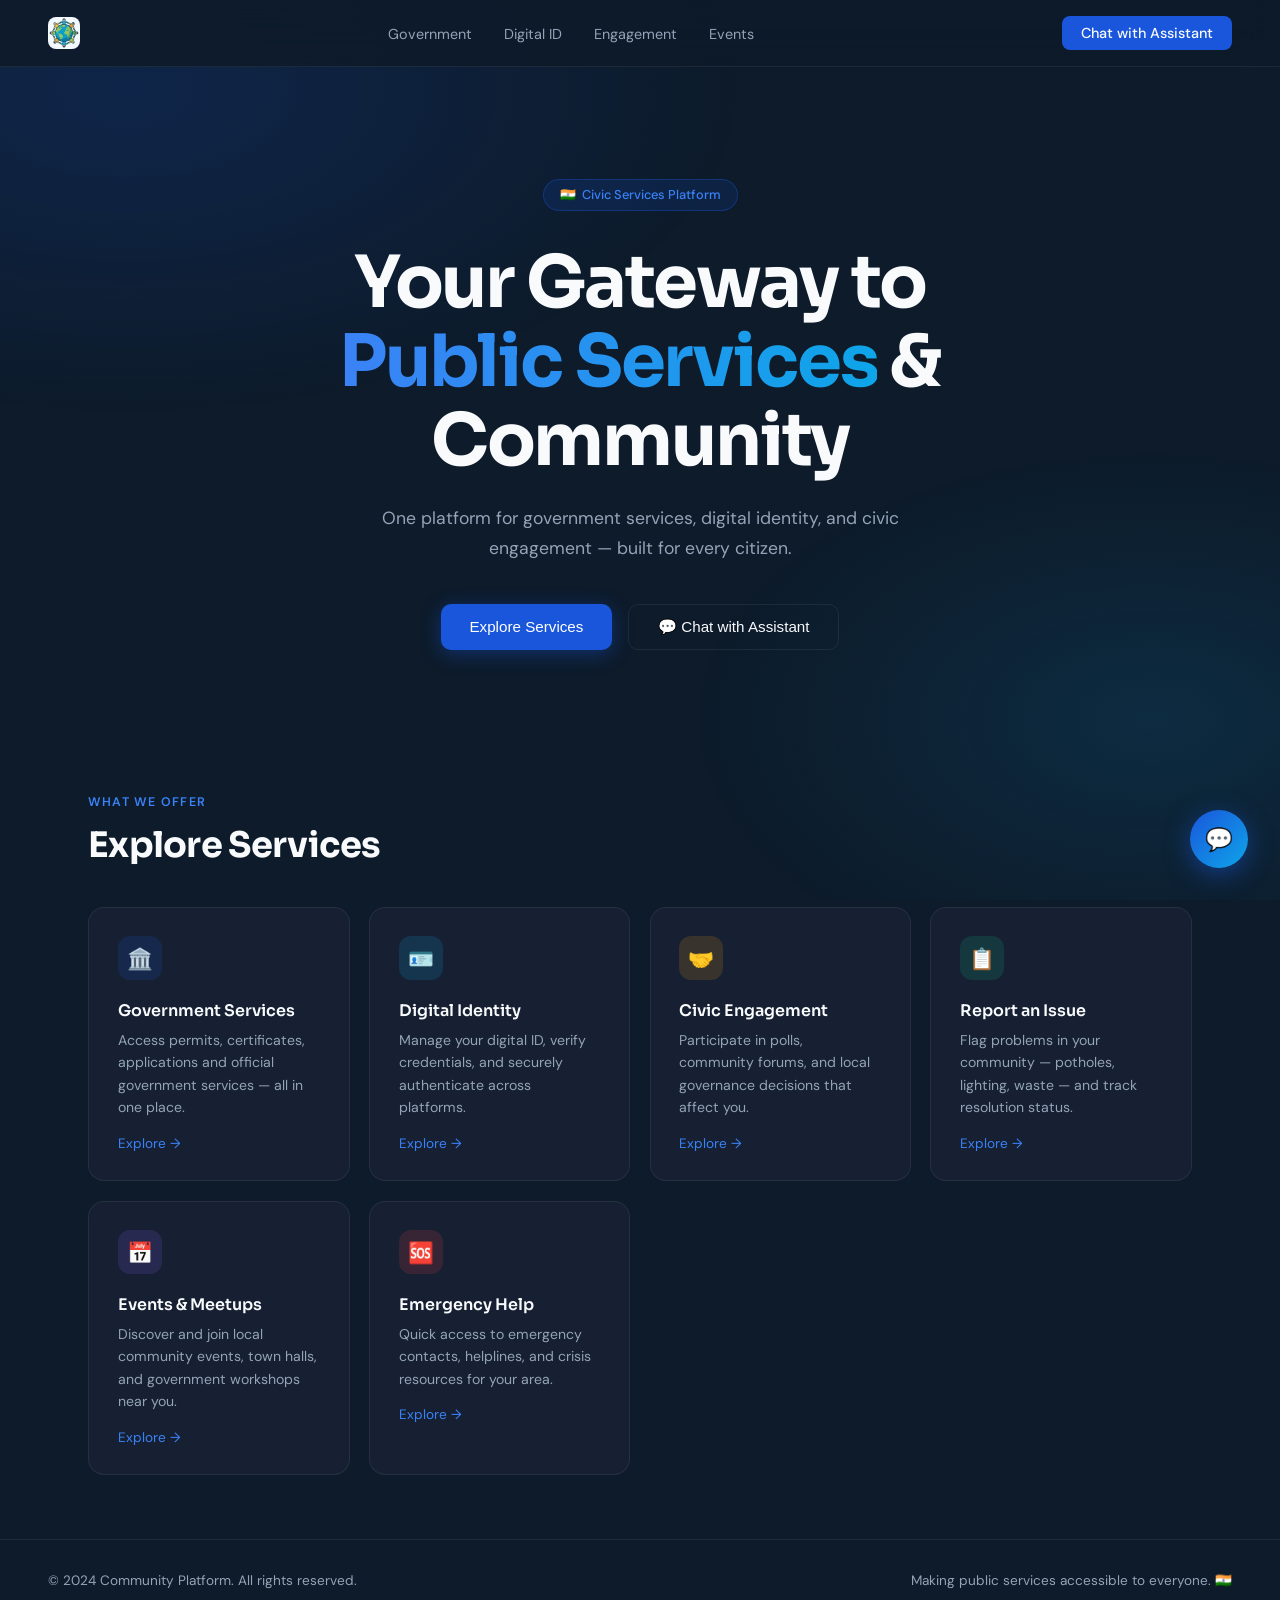
<file: templates/index.html>
<!DOCTYPE html>
<html lang="en">
<head>
  <meta charset="UTF-8" />
  <meta name="viewport" content="width=device-width, initial-scale=1.0"/>
  <title>Community Platform</title>
  <link rel="icon" type="image/png" href="/static/Logo_1.jpg">
  <link rel="shortcut icon" href="logo.png">
  <link href="https://fonts.googleapis.com/css2?family=Sora:wght@300;400;600;700&family=DM+Sans:ital,wght@0,300;0,400;0,500;1,300&display=swap" rel="stylesheet"/>
  <style>
    :root {
      --navy: #0d1b2a; --blue: #1a56db; --blue-light: #3b82f6;
      --teal: #0ea5e9; --gold: #f59e0b; --white: #f8fafc;
      --gray: #94a3b8; --card-bg: #162032; --border: rgba(255,255,255,0.07);
    }
    *, *::before, *::after { box-sizing: border-box; margin: 0; padding: 0; }
    body { font-family: 'DM Sans', sans-serif; background: var(--navy); color: var(--white); min-height: 100vh; overflow-x: hidden; }
    body::before { content: ''; position: fixed; inset: 0; background: radial-gradient(ellipse 80% 60% at 10% 10%, rgba(26,86,219,0.18) 0%, transparent 60%), radial-gradient(ellipse 60% 50% at 90% 80%, rgba(14,165,233,0.12) 0%, transparent 60%); pointer-events: none; z-index: 0; }

    nav { position: sticky; top: 0; z-index: 100; display: flex; align-items: center; justify-content: space-between; padding: 1rem 3rem; background: rgba(13,27,42,0.85); backdrop-filter: blur(16px); border-bottom: 1px solid var(--border); }
    .nav-logo { display: flex; align-items: center; gap: 0.6rem; font-family: 'Sora', sans-serif; font-size: 1.1rem; font-weight: 700; letter-spacing: -0.02em; color: var(--white); text-decoration: none; }
    .nav-logo .icon { width: 32px; height: 32px; background: linear-gradient(135deg, var(--blue), var(--teal)); border-radius: 8px; display: flex; align-items: center; justify-content: center; font-size: 1rem; }
    .nav-links { display: flex; gap: 2rem; list-style: none; }
    .nav-links a { color: var(--gray); text-decoration: none; font-size: 0.9rem; transition: color 0.2s; }
    .nav-links a:hover { color: var(--white); }
    .nav-cta { background: var(--blue); color: var(--white); border: none; padding: 0.5rem 1.2rem; border-radius: 8px; font-family: 'DM Sans', sans-serif; font-size: 0.9rem; font-weight: 500; cursor: pointer; transition: background 0.2s; }
    .nav-cta:hover { background: var(--blue-light); }

    .hero { position: relative; z-index: 1; display: flex; flex-direction: column; align-items: center; text-align: center; padding: 7rem 2rem 5rem; }
    .hero-badge { display: inline-flex; align-items: center; gap: 0.5rem; background: rgba(26,86,219,0.15); border: 1px solid rgba(26,86,219,0.35); color: var(--blue-light); padding: 0.4rem 1rem; border-radius: 100px; font-size: 0.8rem; font-weight: 500; margin-bottom: 2rem; animation: fadeDown 0.6s ease both; }
    .hero h1 { font-family: 'Sora', sans-serif; font-size: clamp(2.5rem, 6vw, 4.5rem); font-weight: 700; line-height: 1.1; letter-spacing: -0.03em; max-width: 800px; animation: fadeDown 0.7s ease 0.1s both; }
    .hero h1 span { background: linear-gradient(90deg, var(--blue-light), var(--teal)); -webkit-background-clip: text; -webkit-text-fill-color: transparent; }
    .hero p { color: var(--gray); font-size: 1.1rem; max-width: 550px; margin: 1.5rem auto 0; line-height: 1.7; animation: fadeDown 0.7s ease 0.2s both; }
    .hero-btns { display: flex; gap: 1rem; margin-top: 2.5rem; animation: fadeDown 0.7s ease 0.3s both; }
    .btn-primary { background: var(--blue); color: #fff; padding: 0.8rem 1.8rem; border-radius: 10px; font-size: 0.95rem; font-weight: 500; border: none; cursor: pointer; transition: transform 0.2s, box-shadow 0.2s; box-shadow: 0 4px 20px rgba(26,86,219,0.4); }
    .btn-primary:hover { transform: translateY(-2px); box-shadow: 0 8px 30px rgba(26,86,219,0.5); }
    .btn-secondary { background: transparent; color: var(--white); padding: 0.8rem 1.8rem; border-radius: 10px; font-size: 0.95rem; font-weight: 500; border: 1px solid var(--border); cursor: pointer; transition: background 0.2s, border-color 0.2s; }
    .btn-secondary:hover { background: rgba(255,255,255,0.06); border-color: rgba(255,255,255,0.2); }

    .section { position: relative; z-index: 1; padding: 4rem 3rem; max-width: 1200px; margin: 0 auto; }
    .section-label { font-size: 0.78rem; font-weight: 600; letter-spacing: 0.1em; text-transform: uppercase; color: var(--blue-light); margin-bottom: 0.8rem; }
    .section-title { font-family: 'Sora', sans-serif; font-size: clamp(1.6rem, 3vw, 2.2rem); font-weight: 700; letter-spacing: -0.02em; margin-bottom: 2.5rem; }

    .cards-grid { display: grid; grid-template-columns: repeat(auto-fit, minmax(260px, 1fr)); gap: 1.2rem; }
    .card { background: var(--card-bg); border: 1px solid var(--border); border-radius: 16px; padding: 1.8rem; transition: transform 0.25s, border-color 0.25s, box-shadow 0.25s; cursor: pointer; text-decoration: none; color: inherit; display: block; }
    .card:hover { transform: translateY(-4px); border-color: rgba(26,86,219,0.4); box-shadow: 0 12px 40px rgba(0,0,0,0.3); }
    .card-icon { width: 44px; height: 44px; border-radius: 12px; display: flex; align-items: center; justify-content: center; font-size: 1.3rem; margin-bottom: 1.2rem; }
    .card h3 { font-family: 'Sora', sans-serif; font-size: 1rem; font-weight: 600; margin-bottom: 0.5rem; }
    .card p { color: var(--gray); font-size: 0.88rem; line-height: 1.6; }
    .card-arrow { margin-top: 1rem; color: var(--blue-light); font-size: 0.85rem; display: flex; align-items: center; gap: 0.3rem; }

    /* Chat widget */
    #chat-bubble { position: fixed; bottom: 2rem; right: 2rem; z-index: 200; }
    #chat-toggle { width: 58px; height: 58px; border-radius: 50%; background: linear-gradient(135deg, var(--blue), var(--teal)); border: none; cursor: pointer; color: white; font-size: 1.4rem; box-shadow: 0 6px 24px rgba(26,86,219,0.5); transition: transform 0.2s, box-shadow 0.2s; display: flex; align-items: center; justify-content: center; }
    #chat-toggle:hover { transform: scale(1.1); }
    #chat-window { display: none; position: fixed; bottom: 5.5rem; right: 2rem; width: 360px; height: 480px; background: var(--card-bg); border: 1px solid var(--border); border-radius: 20px; box-shadow: 0 20px 60px rgba(0,0,0,0.5); flex-direction: column; overflow: hidden; z-index: 200; animation: slideUp 0.3s ease; }
    #chat-window.open { display: flex; }
    .chat-header { background: linear-gradient(135deg, var(--blue), var(--teal)); padding: 1rem 1.2rem; display: flex; align-items: center; justify-content: space-between; }
    .chat-header-info { display: flex; align-items: center; gap: 0.7rem; }
    .chat-avatar { width: 36px; height: 36px; border-radius: 50%; background: rgba(255,255,255,0.2); display: flex; align-items: center; justify-content: center; font-size: 1rem; }
    .chat-header h4 { font-size: 0.95rem; font-weight: 600; }
    .chat-header span { font-size: 0.75rem; opacity: 0.8; }
    .chat-close { background: none; border: none; color: white; font-size: 1.2rem; cursor: pointer; }
    .chat-messages { flex: 1; overflow-y: auto; padding: 1rem; display: flex; flex-direction: column; gap: 0.8rem; }
    .msg { max-width: 80%; padding: 0.65rem 1rem; border-radius: 16px; font-size: 0.88rem; line-height: 1.5; animation: msgIn 0.25s ease; }
    .msg.bot { background: rgba(255,255,255,0.07); border-bottom-left-radius: 4px; align-self: flex-start; }
    .msg.user { background: var(--blue); border-bottom-right-radius: 4px; align-self: flex-end; }
    .chat-input-row { display: flex; gap: 0.5rem; padding: 0.8rem 1rem; border-top: 1px solid var(--border); }
    .chat-input-row input { flex: 1; background: rgba(255,255,255,0.06); border: 1px solid var(--border); border-radius: 10px; color: var(--white); padding: 0.6rem 0.9rem; font-size: 0.88rem; font-family: 'DM Sans', sans-serif; outline: none; transition: border-color 0.2s; }
    .chat-input-row input::placeholder { color: var(--gray); }
    .chat-input-row input:focus { border-color: var(--blue-light); }
    .chat-send { width: 38px; height: 38px; border-radius: 10px; background: var(--blue); border: none; color: white; cursor: pointer; font-size: 1rem; display: flex; align-items: center; justify-content: center; transition: background 0.2s; }
    .chat-send:hover { background: var(--blue-light); }

    footer { position: relative; z-index: 1; border-top: 1px solid var(--border); padding: 2rem 3rem; display: flex; align-items: center; justify-content: space-between; color: var(--gray); font-size: 0.85rem; }

    @keyframes fadeDown { from { opacity: 0; transform: translateY(-16px); } to { opacity: 1; transform: translateY(0); } }
    @keyframes slideUp { from { opacity: 0; transform: translateY(20px); } to { opacity: 1; transform: translateY(0); } }
    @keyframes msgIn { from { opacity: 0; transform: translateY(6px); } to { opacity: 1; transform: translateY(0); } }
    @media (max-width: 640px) { nav { padding: 1rem 1.2rem; } .nav-links { display: none; } .section { padding: 3rem 1.2rem; } footer { flex-direction: column; gap: 0.5rem; text-align: center; } #chat-window { width: calc(100vw - 2rem); right: 1rem; } }
  </style>
</head>
<body>
  <nav>
    <img src="/static/Logo_1.jpg" alt="Logo" style="width:32px; height:32px; border-radius:8px; object-fit:cover;">
    <ul class="nav-links">
      <li><a href="/services/government">Government</a></li>
      <li><a href="/services/digital-id">Digital ID</a></li>
      <li><a href="/services/engagement">Engagement</a></li>
      <li><a href="/services/events">Events</a></li>
    </ul>
    <button class="nav-cta" onclick="openChat()">Chat with Assistant</button>
  </nav>

  <section class="hero">
    <div class="hero-badge">🇮🇳 &nbsp;Civic Services Platform</div>
    <h1>Your Gateway to <span>Public Services</span> &amp; Community</h1>
    <p>One platform for government services, digital identity, and civic engagement — built for every citizen.</p>
    <div class="hero-btns">
      <button class="btn-primary" onclick="document.getElementById('services').scrollIntoView({behavior:'smooth'})">Explore Services</button>
      <button class="btn-secondary" onclick="openChat()">💬 Chat with Assistant</button>
    </div>
  </section>

  <section class="section" id="services">
    <div class="section-label">What We Offer</div>
    <div class="section-title">Explore Services</div>
    <div class="cards-grid">
      <a href="/services/government" class="card">
        <div class="card-icon" style="background:rgba(26,86,219,0.15)">🏛️</div>
        <h3>Government Services</h3>
        <p>Access permits, certificates, applications and official government services — all in one place.</p>
        <div class="card-arrow">Explore →</div>
      </a>
      <a href="/services/digital-id" class="card">
        <div class="card-icon" style="background:rgba(14,165,233,0.15)">🪪</div>
        <h3>Digital Identity</h3>
        <p>Manage your digital ID, verify credentials, and securely authenticate across platforms.</p>
        <div class="card-arrow">Explore →</div>
      </a>
      <a href="/services/engagement" class="card">
        <div class="card-icon" style="background:rgba(245,158,11,0.15)">🤝</div>
        <h3>Civic Engagement</h3>
        <p>Participate in polls, community forums, and local governance decisions that affect you.</p>
        <div class="card-arrow">Explore →</div>
      </a>
      <a href="/services/report" class="card">
        <div class="card-icon" style="background:rgba(16,185,129,0.15)">📋</div>
        <h3>Report an Issue</h3>
        <p>Flag problems in your community — potholes, lighting, waste — and track resolution status.</p>
        <div class="card-arrow">Explore →</div>
      </a>
      <a href="/services/events" class="card">
        <div class="card-icon" style="background:rgba(139,92,246,0.15)">📅</div>
        <h3>Events &amp; Meetups</h3>
        <p>Discover and join local community events, town halls, and government workshops near you.</p>
        <div class="card-arrow">Explore →</div>
      </a>
      <a href="/services/emergency" class="card">
        <div class="card-icon" style="background:rgba(239,68,68,0.15)">🆘</div>
        <h3>Emergency Help</h3>
        <p>Quick access to emergency contacts, helplines, and crisis resources for your area.</p>
        <div class="card-arrow">Explore →</div>
      </a>
    </div>
  </section>

  <footer>
    <span>© 2024 Community Platform. All rights reserved.</span>
    <span>Making public services accessible to everyone. 🇮🇳</span>
  </footer>

  <div id="chat-bubble">
    <div id="chat-window">
      <div class="chat-header">
        <div class="chat-header-info">
          <div class="chat-avatar">🤖</div>
          <div><h4>Community Assistant</h4><span>Online · Here to help</span></div>
        </div>
        <button class="chat-close" onclick="closeChat()">✕</button>
      </div>
      <div class="chat-messages" id="chat-messages">
        <div class="msg bot">👋 Hello! Welcome to Community Platform. How can I help you today?</div>
      </div>
      <div class="chat-input-row">
        <input type="text" id="chat-input" placeholder="Type your message..." onkeydown="if(event.key==='Enter') sendMessage()"/>
        <button class="chat-send" onclick="sendMessage()">➤</button>
      </div>
    </div>
    <button id="chat-toggle" onclick="toggleChat()" title="Chat with Assistant">💬</button>
  </div>

  <script>
    const chatWindow = document.getElementById('chat-window');
    const messagesEl = document.getElementById('chat-messages');
    const inputEl = document.getElementById('chat-input');
    function toggleChat() { chatWindow.classList.toggle('open'); if (chatWindow.classList.contains('open')) inputEl.focus(); }
    function openChat() { chatWindow.classList.add('open'); inputEl.focus(); }
    function closeChat() { chatWindow.classList.remove('open'); }
    function addMsg(text, type) { const div = document.createElement('div'); div.className = 'msg ' + type; div.textContent = text; messagesEl.appendChild(div); messagesEl.scrollTop = messagesEl.scrollHeight; }
    async function sendMessage() {
  const text = inputEl.value.trim();
  if (!text) return;
  addMsg(text, 'user');
  inputEl.value = '';
  try {
    const res = await fetch('/api/chat', {
      method: 'POST',
      headers: { 'Content-Type': 'application/json' },
      body: JSON.stringify({ message: text })
    });
    const data = await res.json();
    setTimeout(() => addMsg(data.response, 'bot'), 400);
  } catch (err) {
    setTimeout(() => addMsg("Sorry, something went wrong!", 'bot'), 400);
  }
}
  </script>
</body>
</html>
</file>
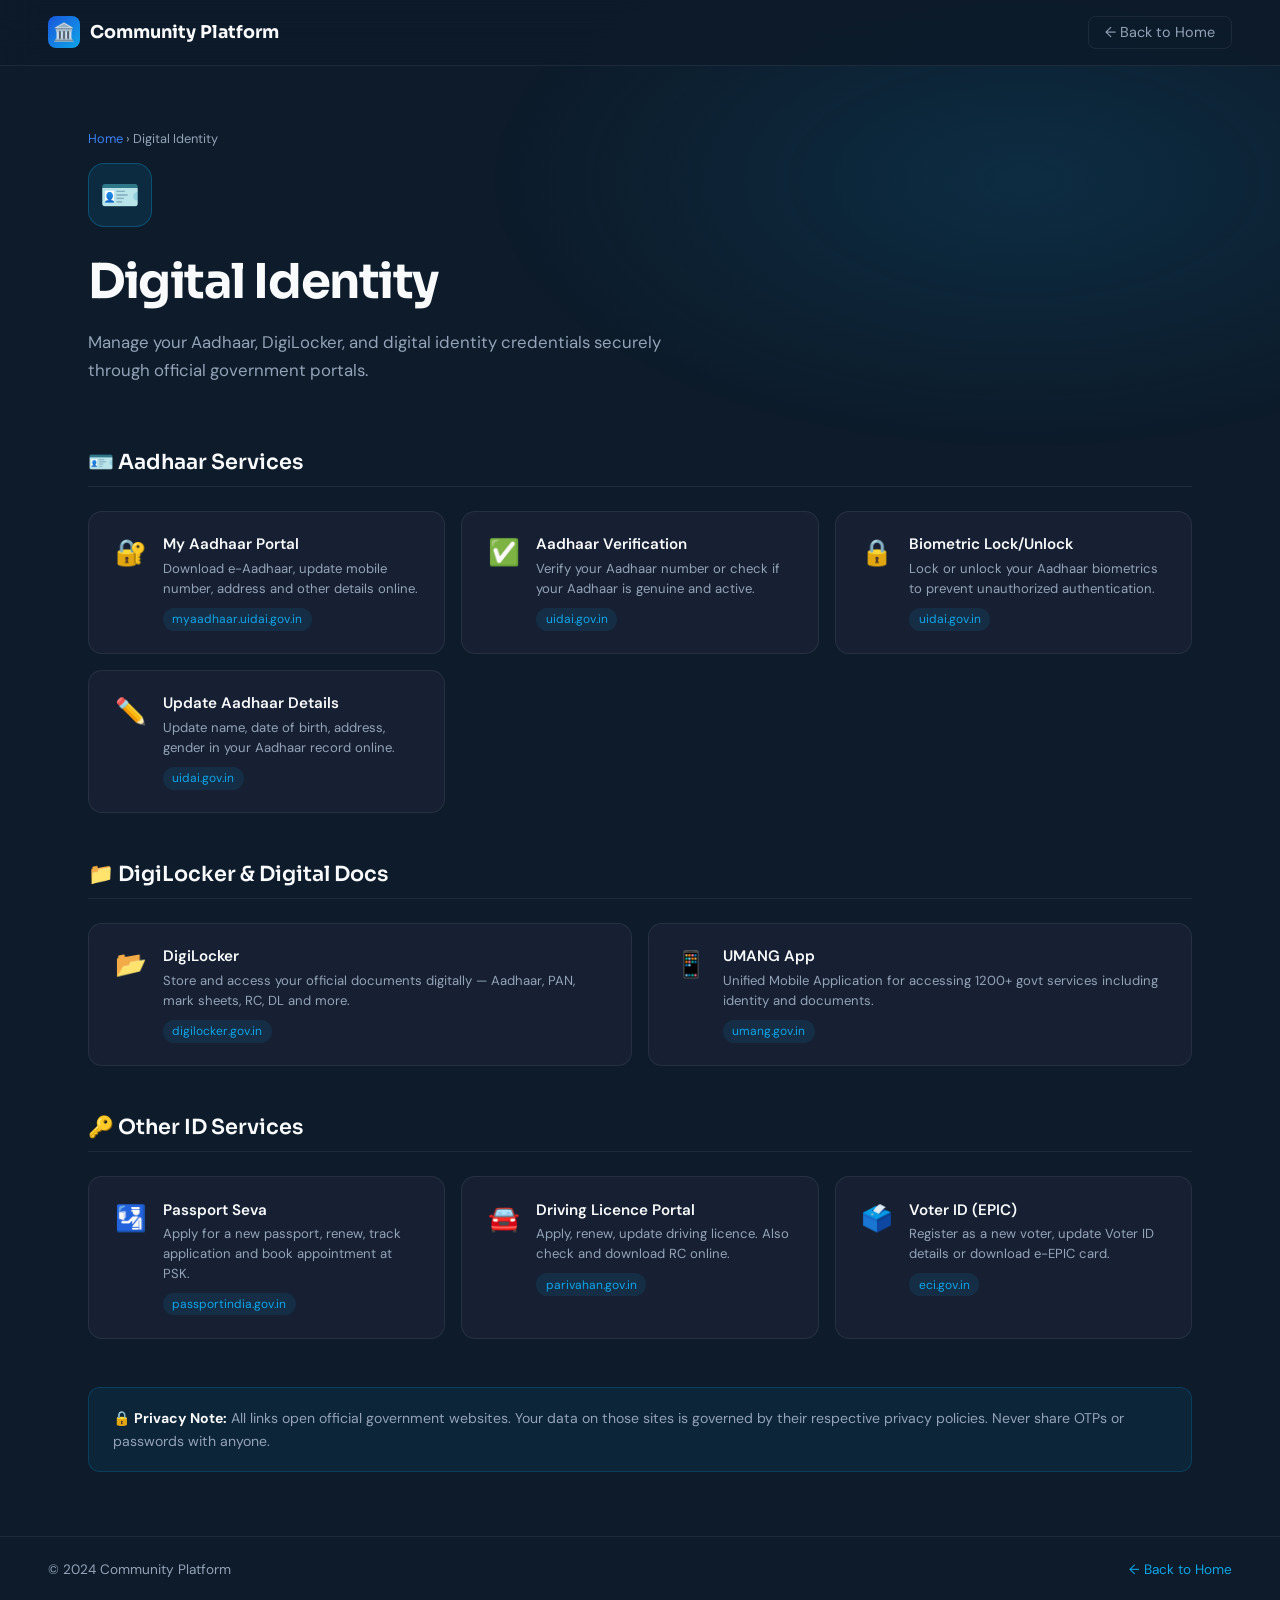
<file: templates/digital-id.html>
<!DOCTYPE html>
<html lang="en">
<head>
  <meta charset="UTF-8"/><meta name="viewport" content="width=device-width, initial-scale=1.0"/>
  <title>Digital Identity – Community Platform</title>
  <link href="https://fonts.googleapis.com/css2?family=Sora:wght@300;400;600;700&family=DM+Sans:wght@300;400;500&display=swap" rel="stylesheet"/>
  <style>
    :root{--navy:#0d1b2a;--blue:#1a56db;--blue-light:#3b82f6;--teal:#0ea5e9;--white:#f8fafc;--gray:#94a3b8;--card-bg:#162032;--border:rgba(255,255,255,0.07);}
    *,*::before,*::after{box-sizing:border-box;margin:0;padding:0;}
    body{font-family:'DM Sans',sans-serif;background:var(--navy);color:var(--white);min-height:100vh;}
    body::before{content:'';position:fixed;inset:0;background:radial-gradient(ellipse 70% 50% at 80% 20%,rgba(14,165,233,0.13) 0%,transparent 60%);pointer-events:none;z-index:0;}
    nav{position:sticky;top:0;z-index:100;display:flex;align-items:center;justify-content:space-between;padding:1rem 3rem;background:rgba(13,27,42,0.85);backdrop-filter:blur(16px);border-bottom:1px solid var(--border);}
    .nav-logo{display:flex;align-items:center;gap:0.6rem;font-family:'Sora',sans-serif;font-size:1.1rem;font-weight:700;color:var(--white);text-decoration:none;}
    .nav-logo .icon{width:32px;height:32px;background:linear-gradient(135deg,var(--blue),var(--teal));border-radius:8px;display:flex;align-items:center;justify-content:center;}
    .back-btn{display:inline-flex;align-items:center;gap:0.4rem;color:var(--gray);text-decoration:none;font-size:0.9rem;transition:color 0.2s;border:1px solid var(--border);padding:0.4rem 1rem;border-radius:8px;}
    .back-btn:hover{color:var(--white);border-color:rgba(255,255,255,0.2);}
    .page-hero{position:relative;z-index:1;padding:4rem 3rem 3rem;max-width:1200px;margin:0 auto;}
    .breadcrumb{font-size:0.8rem;color:var(--gray);margin-bottom:1rem;}
    .breadcrumb a{color:var(--blue-light);text-decoration:none;}
    .page-icon{width:64px;height:64px;border-radius:16px;background:rgba(14,165,233,0.12);border:1px solid rgba(14,165,233,0.3);display:flex;align-items:center;justify-content:center;font-size:2rem;margin-bottom:1.5rem;animation:fadeUp 0.5s ease both;}
    .page-hero h1{font-family:'Sora',sans-serif;font-size:clamp(2rem,4vw,3rem);font-weight:700;letter-spacing:-0.03em;margin-bottom:1rem;animation:fadeUp 0.5s ease 0.1s both;}
    .page-hero p{color:var(--gray);font-size:1.05rem;max-width:600px;line-height:1.7;animation:fadeUp 0.5s ease 0.2s both;}
    .section{position:relative;z-index:1;padding:1rem 3rem 4rem;max-width:1200px;margin:0 auto;}
    .section-title{font-family:'Sora',sans-serif;font-size:1.3rem;font-weight:600;margin-bottom:1.5rem;padding-bottom:0.7rem;border-bottom:1px solid var(--border);}
    .links-grid{display:grid;grid-template-columns:repeat(auto-fit,minmax(280px,1fr));gap:1rem;margin-bottom:3rem;}
    .link-card{background:var(--card-bg);border:1px solid var(--border);border-radius:14px;padding:1.4rem 1.6rem;display:flex;align-items:flex-start;gap:1rem;text-decoration:none;color:inherit;transition:transform 0.2s,border-color 0.2s,box-shadow 0.2s;}
    .link-card:hover{transform:translateY(-3px);border-color:rgba(14,165,233,0.4);box-shadow:0 8px 30px rgba(0,0,0,0.25);}
    .link-icon{font-size:1.6rem;flex-shrink:0;margin-top:2px;}
    .link-card h3{font-size:0.95rem;font-weight:600;margin-bottom:0.3rem;}
    .link-card p{color:var(--gray);font-size:0.82rem;line-height:1.5;}
    .link-badge{display:inline-block;margin-top:0.6rem;font-size:0.75rem;color:var(--teal);background:rgba(14,165,233,0.1);padding:0.2rem 0.6rem;border-radius:100px;}
    .info-box{background:rgba(14,165,233,0.07);border:1px solid rgba(14,165,233,0.2);border-radius:12px;padding:1.2rem 1.5rem;color:var(--gray);font-size:0.88rem;line-height:1.6;margin-top:1rem;}
    .info-box strong{color:var(--white);}
    footer{position:relative;z-index:1;border-top:1px solid var(--border);padding:1.5rem 3rem;display:flex;align-items:center;justify-content:space-between;color:var(--gray);font-size:0.85rem;}
    @keyframes fadeUp{from{opacity:0;transform:translateY(16px);}to{opacity:1;transform:translateY(0);}}
    @media(max-width:640px){nav,footer,.page-hero,.section{padding-left:1.2rem;padding-right:1.2rem;}}
  </style>
</head>
<body>
  <nav>
    <a href="/" class="nav-logo"><div class="icon">🏛️</div>Community Platform</a>
    <a href="/" class="back-btn">← Back to Home</a>
  </nav>
  <div class="page-hero">
    <div class="breadcrumb"><a href="/">Home</a> › Digital Identity</div>
    <div class="page-icon">🪪</div>
    <h1>Digital Identity</h1>
    <p>Manage your Aadhaar, DigiLocker, and digital identity credentials securely through official government portals.</p>
  </div>
  <div class="section">
    <div class="section-title">🪪 Aadhaar Services</div>
    <div class="links-grid">
      <a href="https://myaadhaar.uidai.gov.in" target="_blank" class="link-card">
        <div class="link-icon">🔐</div>
        <div><h3>My Aadhaar Portal</h3><p>Download e-Aadhaar, update mobile number, address and other details online.</p><span class="link-badge">myaadhaar.uidai.gov.in</span></div>
      </a>
      <a href="https://resident.uidai.gov.in/verify" target="_blank" class="link-card">
        <div class="link-icon">✅</div>
        <div><h3>Aadhaar Verification</h3><p>Verify your Aadhaar number or check if your Aadhaar is genuine and active.</p><span class="link-badge">uidai.gov.in</span></div>
      </a>
      <a href="https://resident.uidai.gov.in/bio-lock" target="_blank" class="link-card">
        <div class="link-icon">🔒</div>
        <div><h3>Biometric Lock/Unlock</h3><p>Lock or unlock your Aadhaar biometrics to prevent unauthorized authentication.</p><span class="link-badge">uidai.gov.in</span></div>
      </a>
      <a href="https://resident.uidai.gov.in/aadhaar-update" target="_blank" class="link-card">
        <div class="link-icon">✏️</div>
        <div><h3>Update Aadhaar Details</h3><p>Update name, date of birth, address, gender in your Aadhaar record online.</p><span class="link-badge">uidai.gov.in</span></div>
      </a>
    </div>

    <div class="section-title">📁 DigiLocker & Digital Docs</div>
    <div class="links-grid">
      <a href="https://www.digilocker.gov.in" target="_blank" class="link-card">
        <div class="link-icon">📂</div>
        <div><h3>DigiLocker</h3><p>Store and access your official documents digitally — Aadhaar, PAN, mark sheets, RC, DL and more.</p><span class="link-badge">digilocker.gov.in</span></div>
      </a>
      <a href="https://umang.gov.in" target="_blank" class="link-card">
        <div class="link-icon">📱</div>
        <div><h3>UMANG App</h3><p>Unified Mobile Application for accessing 1200+ govt services including identity and documents.</p><span class="link-badge">umang.gov.in</span></div>
      </a>
    </div>

    <div class="section-title">🔑 Other ID Services</div>
    <div class="links-grid">
      <a href="https://www.passportindia.gov.in" target="_blank" class="link-card">
        <div class="link-icon">🛂</div>
        <div><h3>Passport Seva</h3><p>Apply for a new passport, renew, track application and book appointment at PSK.</p><span class="link-badge">passportindia.gov.in</span></div>
      </a>
      <a href="https://parivahan.gov.in/parivahan" target="_blank" class="link-card">
        <div class="link-icon">🚘</div>
        <div><h3>Driving Licence Portal</h3><p>Apply, renew, update driving licence. Also check and download RC online.</p><span class="link-badge">parivahan.gov.in</span></div>
      </a>
      <a href="https://eci.gov.in/voter-registration" target="_blank" class="link-card">
        <div class="link-icon">🗳️</div>
        <div><h3>Voter ID (EPIC)</h3><p>Register as a new voter, update Voter ID details or download e-EPIC card.</p><span class="link-badge">eci.gov.in</span></div>
      </a>
    </div>
    <div class="info-box"><strong>🔒 Privacy Note:</strong> All links open official government websites. Your data on those sites is governed by their respective privacy policies. Never share OTPs or passwords with anyone.</div>
  </div>
  <footer><span>© 2024 Community Platform</span><span><a href="/" style="color:var(--teal);text-decoration:none;">← Back to Home</a></span></footer>
</body>
</html>
</file>
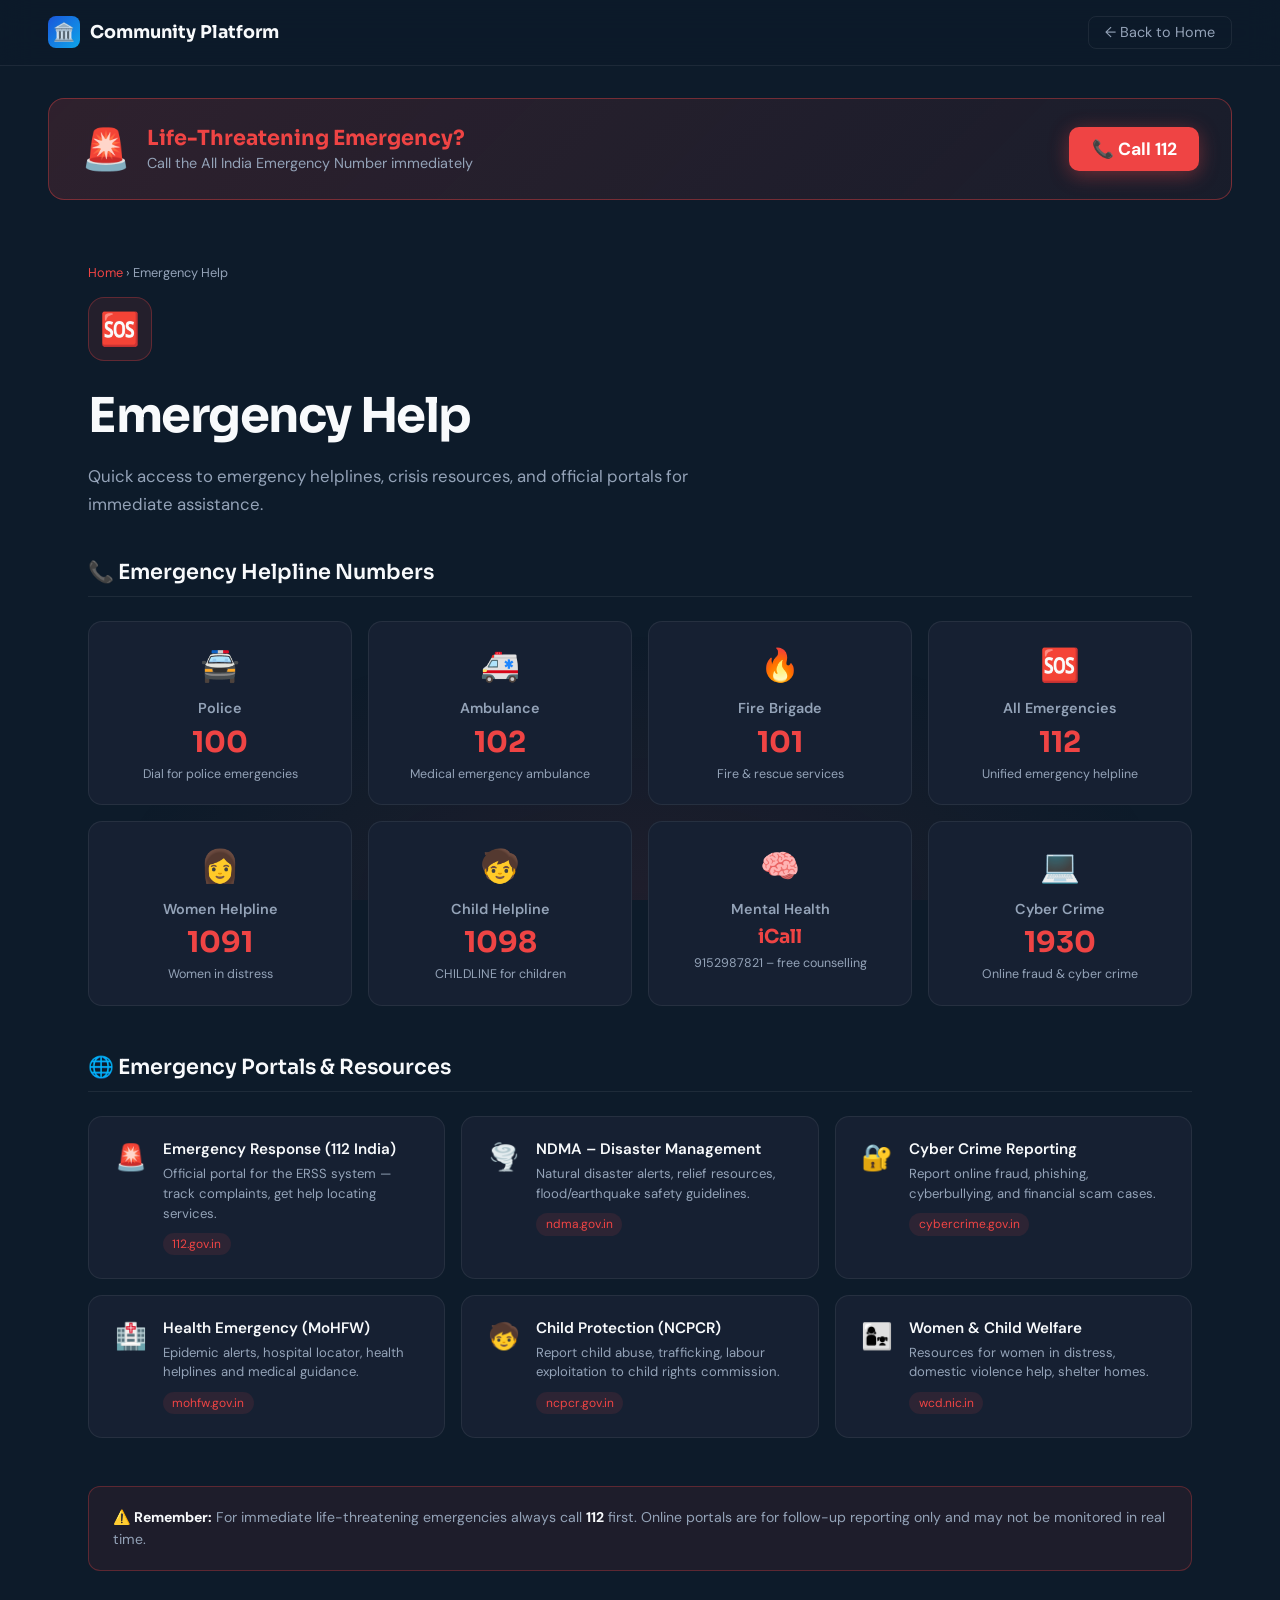
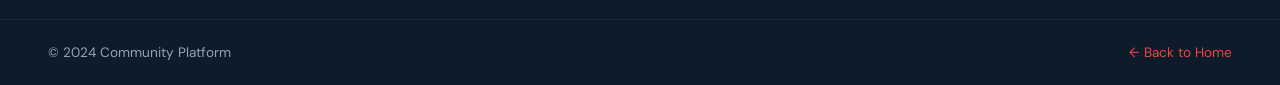
<file: templates/emergency.html>
<!DOCTYPE html>
<html lang="en">
<head>
  <meta charset="UTF-8"/><meta name="viewport" content="width=device-width, initial-scale=1.0"/>
  <title>Emergency Help – Community Platform</title>
  <link href="https://fonts.googleapis.com/css2?family=Sora:wght@300;400;600;700&family=DM+Sans:wght@300;400;500&display=swap" rel="stylesheet"/>
  <style>
    :root{--navy:#0d1b2a;--blue:#1a56db;--teal:#0ea5e9;--red:#ef4444;--orange:#f97316;--white:#f8fafc;--gray:#94a3b8;--card-bg:#162032;--border:rgba(255,255,255,0.07);}
    *,*::before,*::after{box-sizing:border-box;margin:0;padding:0;}
    body{font-family:'DM Sans',sans-serif;background:var(--navy);color:var(--white);min-height:100vh;}
    body::before{content:'';position:fixed;inset:0;background:radial-gradient(ellipse 70% 50% at 50% 100%,rgba(239,68,68,0.08) 0%,transparent 60%);pointer-events:none;z-index:0;}
    nav{position:sticky;top:0;z-index:100;display:flex;align-items:center;justify-content:space-between;padding:1rem 3rem;background:rgba(13,27,42,0.85);backdrop-filter:blur(16px);border-bottom:1px solid var(--border);}
    .nav-logo{display:flex;align-items:center;gap:0.6rem;font-family:'Sora',sans-serif;font-size:1.1rem;font-weight:700;color:var(--white);text-decoration:none;}
    .nav-logo .icon{width:32px;height:32px;background:linear-gradient(135deg,var(--blue),var(--teal));border-radius:8px;display:flex;align-items:center;justify-content:center;}
    .back-btn{display:inline-flex;align-items:center;gap:0.4rem;color:var(--gray);text-decoration:none;font-size:0.9rem;border:1px solid var(--border);padding:0.4rem 1rem;border-radius:8px;transition:color 0.2s;}
    .back-btn:hover{color:var(--white);}

    /* SOS Banner */
    .sos-banner{position:relative;z-index:1;margin:2rem 3rem;background:linear-gradient(135deg,rgba(239,68,68,0.15),rgba(239,68,68,0.05));border:1px solid rgba(239,68,68,0.4);border-radius:16px;padding:1.5rem 2rem;display:flex;align-items:center;justify-content:space-between;gap:1rem;flex-wrap:wrap;}
    .sos-left{display:flex;align-items:center;gap:1rem;}
    .sos-icon{font-size:2.5rem;}
    .sos-left h2{font-family:'Sora',sans-serif;font-size:1.3rem;font-weight:700;color:var(--red);}
    .sos-left p{color:var(--gray);font-size:0.9rem;margin-top:0.2rem;}
    .sos-number{display:flex;gap:0.8rem;flex-wrap:wrap;}
    .sos-btn{display:inline-flex;align-items:center;gap:0.5rem;background:var(--red);color:white;text-decoration:none;padding:0.7rem 1.4rem;border-radius:10px;font-weight:700;font-size:1.1rem;transition:transform 0.2s;box-shadow:0 4px 20px rgba(239,68,68,0.4);}
    .sos-btn:hover{transform:scale(1.04);}

    .page-hero{position:relative;z-index:1;padding:2rem 3rem 2rem;max-width:1200px;margin:0 auto;}
    .breadcrumb{font-size:0.8rem;color:var(--gray);margin-bottom:1rem;}
    .breadcrumb a{color:var(--red);text-decoration:none;}
    .page-icon{width:64px;height:64px;border-radius:16px;background:rgba(239,68,68,0.1);border:1px solid rgba(239,68,68,0.3);display:flex;align-items:center;justify-content:center;font-size:2rem;margin-bottom:1.5rem;animation:fadeUp 0.5s ease both;}
    .page-hero h1{font-family:'Sora',sans-serif;font-size:clamp(2rem,4vw,3rem);font-weight:700;letter-spacing:-0.03em;margin-bottom:1rem;animation:fadeUp 0.5s ease 0.1s both;}
    .page-hero p{color:var(--gray);font-size:1.05rem;max-width:600px;line-height:1.7;animation:fadeUp 0.5s ease 0.2s both;}

    .section{position:relative;z-index:1;padding:0.5rem 3rem 3rem;max-width:1200px;margin:0 auto;}
    .section-title{font-family:'Sora',sans-serif;font-size:1.3rem;font-weight:600;margin-bottom:1.5rem;padding-bottom:0.7rem;border-bottom:1px solid var(--border);}

    /* Hotline cards */
    .hotline-grid{display:grid;grid-template-columns:repeat(auto-fit,minmax(220px,1fr));gap:1rem;margin-bottom:3rem;}
    .hotline-card{background:var(--card-bg);border:1px solid var(--border);border-radius:14px;padding:1.4rem;text-align:center;transition:transform 0.2s,border-color 0.2s;}
    .hotline-card:hover{transform:translateY(-3px);border-color:rgba(239,68,68,0.3);}
    .hotline-card .h-icon{font-size:2rem;margin-bottom:0.8rem;}
    .hotline-card h3{font-size:0.9rem;font-weight:600;margin-bottom:0.4rem;color:var(--gray);}
    .hotline-card .number{font-family:'Sora',sans-serif;font-size:1.8rem;font-weight:700;color:var(--red);}
    .hotline-card a{text-decoration:none;color:inherit;}
    .hotline-card p{color:var(--gray);font-size:0.78rem;margin-top:0.4rem;}

    .links-grid{display:grid;grid-template-columns:repeat(auto-fit,minmax(280px,1fr));gap:1rem;margin-bottom:3rem;}
    .link-card{background:var(--card-bg);border:1px solid var(--border);border-radius:14px;padding:1.4rem 1.6rem;display:flex;align-items:flex-start;gap:1rem;text-decoration:none;color:inherit;transition:transform 0.2s,border-color 0.2s,box-shadow 0.2s;}
    .link-card:hover{transform:translateY(-3px);border-color:rgba(239,68,68,0.3);box-shadow:0 8px 30px rgba(0,0,0,0.25);}
    .link-icon{font-size:1.6rem;flex-shrink:0;margin-top:2px;}
    .link-card h3{font-size:0.95rem;font-weight:600;margin-bottom:0.3rem;}
    .link-card p{color:var(--gray);font-size:0.82rem;line-height:1.5;}
    .link-badge{display:inline-block;margin-top:0.6rem;font-size:0.75rem;color:var(--red);background:rgba(239,68,68,0.1);padding:0.2rem 0.6rem;border-radius:100px;}

    .warning-box{background:rgba(239,68,68,0.08);border:1px solid rgba(239,68,68,0.3);border-radius:12px;padding:1.2rem 1.5rem;color:var(--gray);font-size:0.88rem;line-height:1.6;margin-top:1rem;}
    .warning-box strong{color:var(--white);}

    footer{position:relative;z-index:1;border-top:1px solid var(--border);padding:1.5rem 3rem;display:flex;align-items:center;justify-content:space-between;color:var(--gray);font-size:0.85rem;}
    @keyframes fadeUp{from{opacity:0;transform:translateY(16px);}to{opacity:1;transform:translateY(0);}}
    @media(max-width:640px){nav,footer,.page-hero,.section,.sos-banner{padding-left:1.2rem;padding-right:1.2rem;} .sos-banner{margin-left:1.2rem;margin-right:1.2rem;}}
  </style>
</head>
<body>
  <nav>
    <a href="/" class="nav-logo"><div class="icon">🏛️</div>Community Platform</a>
    <a href="/" class="back-btn">← Back to Home</a>
  </nav>

  <!-- SOS Banner -->
  <div class="sos-banner">
    <div class="sos-left">
      <div class="sos-icon">🚨</div>
      <div>
        <h2>Life-Threatening Emergency?</h2>
        <p>Call the All India Emergency Number immediately</p>
      </div>
    </div>
    <div class="sos-number">
      <a href="tel:112" class="sos-btn">📞 Call 112</a>
    </div>
  </div>

  <div class="page-hero">
    <div class="breadcrumb"><a href="/">Home</a> › Emergency Help</div>
    <div class="page-icon">🆘</div>
    <h1>Emergency Help</h1>
    <p>Quick access to emergency helplines, crisis resources, and official portals for immediate assistance.</p>
  </div>

  <div class="section">
    <div class="section-title">📞 Emergency Helpline Numbers</div>
    <div class="hotline-grid">
      <div class="hotline-card"><div class="h-icon">🚔</div><h3>Police</h3><a href="tel:100"><div class="number">100</div></a><p>Dial for police emergencies</p></div>
      <div class="hotline-card"><div class="h-icon">🚑</div><h3>Ambulance</h3><a href="tel:102"><div class="number">102</div></a><p>Medical emergency ambulance</p></div>
      <div class="hotline-card"><div class="h-icon">🔥</div><h3>Fire Brigade</h3><a href="tel:101"><div class="number">101</div></a><p>Fire & rescue services</p></div>
      <div class="hotline-card"><div class="h-icon">🆘</div><h3>All Emergencies</h3><a href="tel:112"><div class="number">112</div></a><p>Unified emergency helpline</p></div>
      <div class="hotline-card"><div class="h-icon">👩</div><h3>Women Helpline</h3><a href="tel:1091"><div class="number">1091</div></a><p>Women in distress</p></div>
      <div class="hotline-card"><div class="h-icon">🧒</div><h3>Child Helpline</h3><a href="tel:1098"><div class="number">1098</div></a><p>CHILDLINE for children</p></div>
      <div class="hotline-card"><div class="h-icon">🧠</div><h3>Mental Health</h3><a href="tel:9152987821"><div class="number" style="font-size:1.2rem;">iCall</div></a><p>9152987821 – free counselling</p></div>
      <div class="hotline-card"><div class="h-icon">💻</div><h3>Cyber Crime</h3><a href="tel:1930"><div class="number">1930</div></a><p>Online fraud & cyber crime</p></div>
    </div>

    <div class="section-title">🌐 Emergency Portals & Resources</div>
    <div class="links-grid">
      <a href="https://112.gov.in" target="_blank" class="link-card">
        <div class="link-icon">🚨</div>
        <div><h3>Emergency Response (112 India)</h3><p>Official portal for the ERSS system — track complaints, get help locating services.</p><span class="link-badge">112.gov.in</span></div>
      </a>
      <a href="https://ndma.gov.in" target="_blank" class="link-card">
        <div class="link-icon">🌪️</div>
        <div><h3>NDMA – Disaster Management</h3><p>Natural disaster alerts, relief resources, flood/earthquake safety guidelines.</p><span class="link-badge">ndma.gov.in</span></div>
      </a>
      <a href="https://cybercrime.gov.in" target="_blank" class="link-card">
        <div class="link-icon">🔐</div>
        <div><h3>Cyber Crime Reporting</h3><p>Report online fraud, phishing, cyberbullying, and financial scam cases.</p><span class="link-badge">cybercrime.gov.in</span></div>
      </a>
      <a href="https://www.mohfw.gov.in" target="_blank" class="link-card">
        <div class="link-icon">🏥</div>
        <div><h3>Health Emergency (MoHFW)</h3><p>Epidemic alerts, hospital locator, health helplines and medical guidance.</p><span class="link-badge">mohfw.gov.in</span></div>
      </a>
      <a href="https://www.ncpcr.gov.in" target="_blank" class="link-card">
        <div class="link-icon">🧒</div>
        <div><h3>Child Protection (NCPCR)</h3><p>Report child abuse, trafficking, labour exploitation to child rights commission.</p><span class="link-badge">ncpcr.gov.in</span></div>
      </a>
      <a href="https://wcd.nic.in" target="_blank" class="link-card">
        <div class="link-icon">👩‍👧</div>
        <div><h3>Women & Child Welfare</h3><p>Resources for women in distress, domestic violence help, shelter homes.</p><span class="link-badge">wcd.nic.in</span></div>
      </a>
    </div>
    <div class="warning-box"><strong>⚠️ Remember:</strong> For immediate life-threatening emergencies always call <strong>112</strong> first. Online portals are for follow-up reporting only and may not be monitored in real time.</div>
  </div>
  <footer><span>© 2024 Community Platform</span><span><a href="/" style="color:var(--red);text-decoration:none;">← Back to Home</a></span></footer>
</body>
</html>
</file>
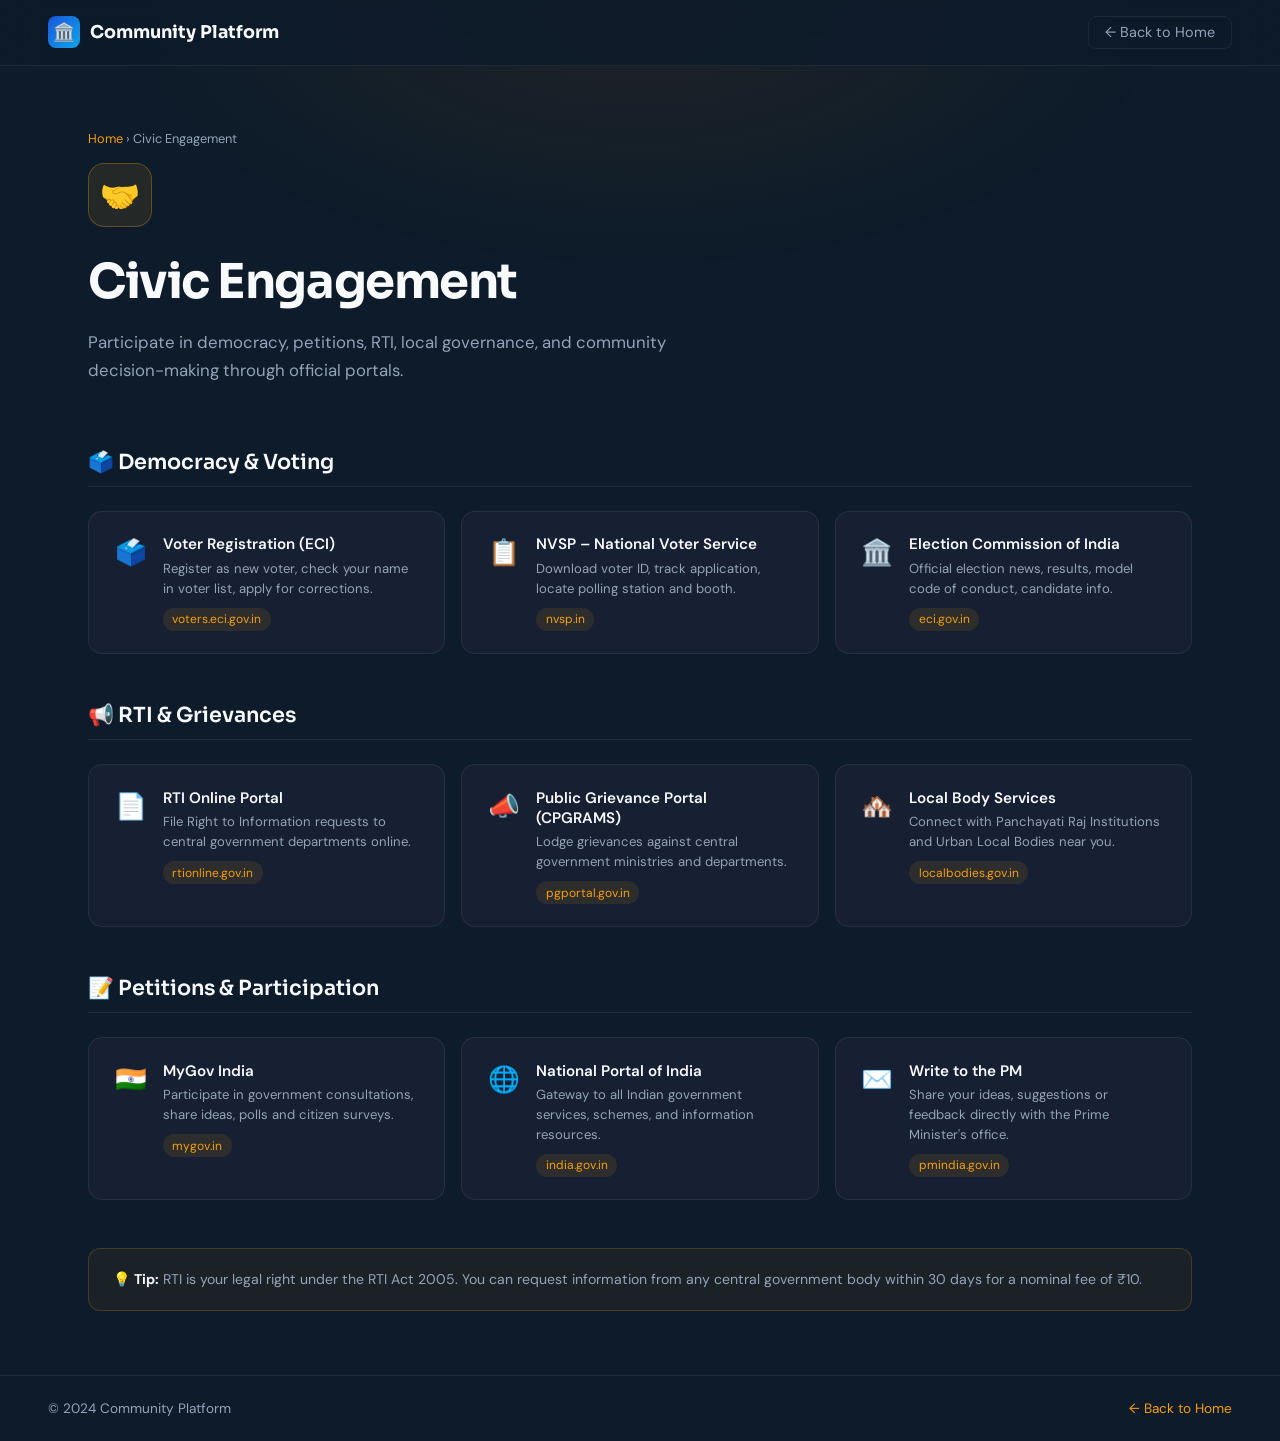
<file: templates/engagement.html>
<!DOCTYPE html>
<html lang="en">
<head>
  <meta charset="UTF-8"/><meta name="viewport" content="width=device-width, initial-scale=1.0"/>
  <title>Civic Engagement – Community Platform</title>
  <link href="https://fonts.googleapis.com/css2?family=Sora:wght@300;400;600;700&family=DM+Sans:wght@300;400;500&display=swap" rel="stylesheet"/>
  <style>
    :root{--navy:#0d1b2a;--blue:#1a56db;--blue-light:#3b82f6;--teal:#0ea5e9;--gold:#f59e0b;--white:#f8fafc;--gray:#94a3b8;--card-bg:#162032;--border:rgba(255,255,255,0.07);}
    *,*::before,*::after{box-sizing:border-box;margin:0;padding:0;}
    body{font-family:'DM Sans',sans-serif;background:var(--navy);color:var(--white);min-height:100vh;}
    body::before{content:'';position:fixed;inset:0;background:radial-gradient(ellipse 70% 50% at 50% 0%,rgba(245,158,11,0.08) 0%,transparent 60%);pointer-events:none;z-index:0;}
    nav{position:sticky;top:0;z-index:100;display:flex;align-items:center;justify-content:space-between;padding:1rem 3rem;background:rgba(13,27,42,0.85);backdrop-filter:blur(16px);border-bottom:1px solid var(--border);}
    .nav-logo{display:flex;align-items:center;gap:0.6rem;font-family:'Sora',sans-serif;font-size:1.1rem;font-weight:700;color:var(--white);text-decoration:none;}
    .nav-logo .icon{width:32px;height:32px;background:linear-gradient(135deg,var(--blue),var(--teal));border-radius:8px;display:flex;align-items:center;justify-content:center;}
    .back-btn{display:inline-flex;align-items:center;gap:0.4rem;color:var(--gray);text-decoration:none;font-size:0.9rem;border:1px solid var(--border);padding:0.4rem 1rem;border-radius:8px;transition:color 0.2s;}
    .back-btn:hover{color:var(--white);border-color:rgba(255,255,255,0.2);}
    .page-hero{position:relative;z-index:1;padding:4rem 3rem 3rem;max-width:1200px;margin:0 auto;}
    .breadcrumb{font-size:0.8rem;color:var(--gray);margin-bottom:1rem;}
    .breadcrumb a{color:var(--gold);text-decoration:none;}
    .page-icon{width:64px;height:64px;border-radius:16px;background:rgba(245,158,11,0.1);border:1px solid rgba(245,158,11,0.3);display:flex;align-items:center;justify-content:center;font-size:2rem;margin-bottom:1.5rem;animation:fadeUp 0.5s ease both;}
    .page-hero h1{font-family:'Sora',sans-serif;font-size:clamp(2rem,4vw,3rem);font-weight:700;letter-spacing:-0.03em;margin-bottom:1rem;animation:fadeUp 0.5s ease 0.1s both;}
    .page-hero p{color:var(--gray);font-size:1.05rem;max-width:600px;line-height:1.7;animation:fadeUp 0.5s ease 0.2s both;}
    .section{position:relative;z-index:1;padding:1rem 3rem 4rem;max-width:1200px;margin:0 auto;}
    .section-title{font-family:'Sora',sans-serif;font-size:1.3rem;font-weight:600;margin-bottom:1.5rem;padding-bottom:0.7rem;border-bottom:1px solid var(--border);}
    .links-grid{display:grid;grid-template-columns:repeat(auto-fit,minmax(280px,1fr));gap:1rem;margin-bottom:3rem;}
    .link-card{background:var(--card-bg);border:1px solid var(--border);border-radius:14px;padding:1.4rem 1.6rem;display:flex;align-items:flex-start;gap:1rem;text-decoration:none;color:inherit;transition:transform 0.2s,border-color 0.2s,box-shadow 0.2s;}
    .link-card:hover{transform:translateY(-3px);border-color:rgba(245,158,11,0.35);box-shadow:0 8px 30px rgba(0,0,0,0.25);}
    .link-icon{font-size:1.6rem;flex-shrink:0;margin-top:2px;}
    .link-card h3{font-size:0.95rem;font-weight:600;margin-bottom:0.3rem;}
    .link-card p{color:var(--gray);font-size:0.82rem;line-height:1.5;}
    .link-badge{display:inline-block;margin-top:0.6rem;font-size:0.75rem;color:var(--gold);background:rgba(245,158,11,0.1);padding:0.2rem 0.6rem;border-radius:100px;}
    .info-box{background:rgba(245,158,11,0.06);border:1px solid rgba(245,158,11,0.2);border-radius:12px;padding:1.2rem 1.5rem;color:var(--gray);font-size:0.88rem;line-height:1.6;margin-top:1rem;}
    .info-box strong{color:var(--white);}
    footer{position:relative;z-index:1;border-top:1px solid var(--border);padding:1.5rem 3rem;display:flex;align-items:center;justify-content:space-between;color:var(--gray);font-size:0.85rem;}
    @keyframes fadeUp{from{opacity:0;transform:translateY(16px);}to{opacity:1;transform:translateY(0);}}
    @media(max-width:640px){nav,footer,.page-hero,.section{padding-left:1.2rem;padding-right:1.2rem;}}
  </style>
</head>
<body>
  <nav>
    <a href="/" class="nav-logo"><div class="icon">🏛️</div>Community Platform</a>
    <a href="/" class="back-btn">← Back to Home</a>
  </nav>
  <div class="page-hero">
    <div class="breadcrumb"><a href="/">Home</a> › Civic Engagement</div>
    <div class="page-icon">🤝</div>
    <h1>Civic Engagement</h1>
    <p>Participate in democracy, petitions, RTI, local governance, and community decision-making through official portals.</p>
  </div>
  <div class="section">
    <div class="section-title">🗳️ Democracy & Voting</div>
    <div class="links-grid">
      <a href="https://voters.eci.gov.in" target="_blank" class="link-card">
        <div class="link-icon">🗳️</div>
        <div><h3>Voter Registration (ECI)</h3><p>Register as new voter, check your name in voter list, apply for corrections.</p><span class="link-badge">voters.eci.gov.in</span></div>
      </a>
      <a href="https://nvsp.in" target="_blank" class="link-card">
        <div class="link-icon">📋</div>
        <div><h3>NVSP – National Voter Service</h3><p>Download voter ID, track application, locate polling station and booth.</p><span class="link-badge">nvsp.in</span></div>
      </a>
      <a href="https://www.eci.gov.in" target="_blank" class="link-card">
        <div class="link-icon">🏛️</div>
        <div><h3>Election Commission of India</h3><p>Official election news, results, model code of conduct, candidate info.</p><span class="link-badge">eci.gov.in</span></div>
      </a>
    </div>

    <div class="section-title">📢 RTI & Grievances</div>
    <div class="links-grid">
      <a href="https://rtionline.gov.in" target="_blank" class="link-card">
        <div class="link-icon">📄</div>
        <div><h3>RTI Online Portal</h3><p>File Right to Information requests to central government departments online.</p><span class="link-badge">rtionline.gov.in</span></div>
      </a>
      <a href="https://pgportal.gov.in" target="_blank" class="link-card">
        <div class="link-icon">📣</div>
        <div><h3>Public Grievance Portal (CPGRAMS)</h3><p>Lodge grievances against central government ministries and departments.</p><span class="link-badge">pgportal.gov.in</span></div>
      </a>
      <a href="https://www.localbodies.gov.in" target="_blank" class="link-card">
        <div class="link-icon">🏘️</div>
        <div><h3>Local Body Services</h3><p>Connect with Panchayati Raj Institutions and Urban Local Bodies near you.</p><span class="link-badge">localbodies.gov.in</span></div>
      </a>
    </div>

    <div class="section-title">📝 Petitions & Participation</div>
    <div class="links-grid">
      <a href="https://www.mygov.in" target="_blank" class="link-card">
        <div class="link-icon">🇮🇳</div>
        <div><h3>MyGov India</h3><p>Participate in government consultations, share ideas, polls and citizen surveys.</p><span class="link-badge">mygov.in</span></div>
      </a>
      <a href="https://www.india.gov.in" target="_blank" class="link-card">
        <div class="link-icon">🌐</div>
        <div><h3>National Portal of India</h3><p>Gateway to all Indian government services, schemes, and information resources.</p><span class="link-badge">india.gov.in</span></div>
      </a>
      <a href="https://pmindia.gov.in/en/interact-with-pm" target="_blank" class="link-card">
        <div class="link-icon">✉️</div>
        <div><h3>Write to the PM</h3><p>Share your ideas, suggestions or feedback directly with the Prime Minister's office.</p><span class="link-badge">pmindia.gov.in</span></div>
      </a>
    </div>
    <div class="info-box"><strong>💡 Tip:</strong> RTI is your legal right under the RTI Act 2005. You can request information from any central government body within 30 days for a nominal fee of ₹10.</div>
  </div>
  <footer><span>© 2024 Community Platform</span><span><a href="/" style="color:var(--gold);text-decoration:none;">← Back to Home</a></span></footer>
</body>
</html>
</file>
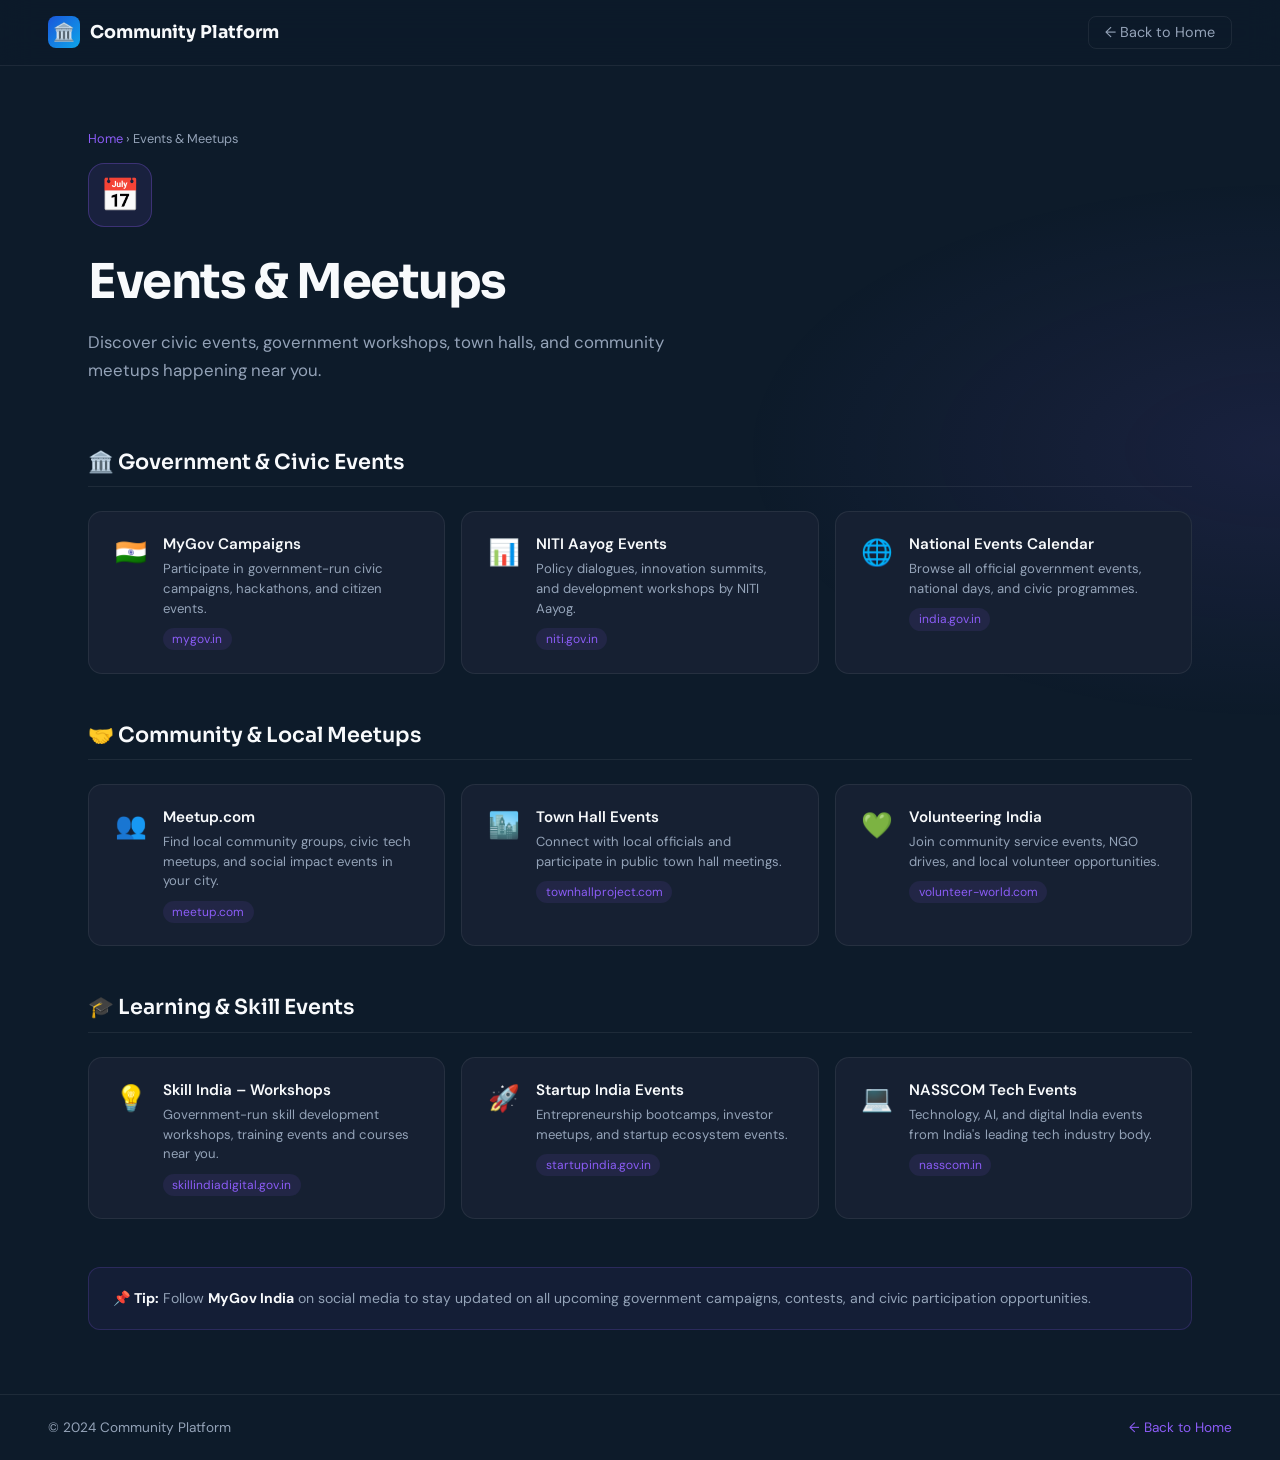
<file: templates/events.html>
<!DOCTYPE html>
<html lang="en">
<head>
  <meta charset="UTF-8"/><meta name="viewport" content="width=device-width, initial-scale=1.0"/>
  <title>Events & Meetups – Community Platform</title>
  <link href="https://fonts.googleapis.com/css2?family=Sora:wght@300;400;600;700&family=DM+Sans:wght@300;400;500&display=swap" rel="stylesheet"/>
  <style>
    :root{--navy:#0d1b2a;--blue:#1a56db;--blue-light:#3b82f6;--teal:#0ea5e9;--purple:#8b5cf6;--white:#f8fafc;--gray:#94a3b8;--card-bg:#162032;--border:rgba(255,255,255,0.07);}
    *,*::before,*::after{box-sizing:border-box;margin:0;padding:0;}
    body{font-family:'DM Sans',sans-serif;background:var(--navy);color:var(--white);min-height:100vh;}
    body::before{content:'';position:fixed;inset:0;background:radial-gradient(ellipse 70% 50% at 100% 50%,rgba(139,92,246,0.1) 0%,transparent 60%);pointer-events:none;z-index:0;}
    nav{position:sticky;top:0;z-index:100;display:flex;align-items:center;justify-content:space-between;padding:1rem 3rem;background:rgba(13,27,42,0.85);backdrop-filter:blur(16px);border-bottom:1px solid var(--border);}
    .nav-logo{display:flex;align-items:center;gap:0.6rem;font-family:'Sora',sans-serif;font-size:1.1rem;font-weight:700;color:var(--white);text-decoration:none;}
    .nav-logo .icon{width:32px;height:32px;background:linear-gradient(135deg,var(--blue),var(--teal));border-radius:8px;display:flex;align-items:center;justify-content:center;}
    .back-btn{display:inline-flex;align-items:center;gap:0.4rem;color:var(--gray);text-decoration:none;font-size:0.9rem;border:1px solid var(--border);padding:0.4rem 1rem;border-radius:8px;transition:color 0.2s;}
    .back-btn:hover{color:var(--white);border-color:rgba(255,255,255,0.2);}
    .page-hero{position:relative;z-index:1;padding:4rem 3rem 3rem;max-width:1200px;margin:0 auto;}
    .breadcrumb{font-size:0.8rem;color:var(--gray);margin-bottom:1rem;}
    .breadcrumb a{color:var(--purple);text-decoration:none;}
    .page-icon{width:64px;height:64px;border-radius:16px;background:rgba(139,92,246,0.1);border:1px solid rgba(139,92,246,0.3);display:flex;align-items:center;justify-content:center;font-size:2rem;margin-bottom:1.5rem;animation:fadeUp 0.5s ease both;}
    .page-hero h1{font-family:'Sora',sans-serif;font-size:clamp(2rem,4vw,3rem);font-weight:700;letter-spacing:-0.03em;margin-bottom:1rem;animation:fadeUp 0.5s ease 0.1s both;}
    .page-hero p{color:var(--gray);font-size:1.05rem;max-width:600px;line-height:1.7;animation:fadeUp 0.5s ease 0.2s both;}
    .section{position:relative;z-index:1;padding:1rem 3rem 4rem;max-width:1200px;margin:0 auto;}
    .section-title{font-family:'Sora',sans-serif;font-size:1.3rem;font-weight:600;margin-bottom:1.5rem;padding-bottom:0.7rem;border-bottom:1px solid var(--border);}
    .links-grid{display:grid;grid-template-columns:repeat(auto-fit,minmax(280px,1fr));gap:1rem;margin-bottom:3rem;}
    .link-card{background:var(--card-bg);border:1px solid var(--border);border-radius:14px;padding:1.4rem 1.6rem;display:flex;align-items:flex-start;gap:1rem;text-decoration:none;color:inherit;transition:transform 0.2s,border-color 0.2s,box-shadow 0.2s;}
    .link-card:hover{transform:translateY(-3px);border-color:rgba(139,92,246,0.35);box-shadow:0 8px 30px rgba(0,0,0,0.25);}
    .link-icon{font-size:1.6rem;flex-shrink:0;margin-top:2px;}
    .link-card h3{font-size:0.95rem;font-weight:600;margin-bottom:0.3rem;}
    .link-card p{color:var(--gray);font-size:0.82rem;line-height:1.5;}
    .link-badge{display:inline-block;margin-top:0.6rem;font-size:0.75rem;color:var(--purple);background:rgba(139,92,246,0.1);padding:0.2rem 0.6rem;border-radius:100px;}
    .info-box{background:rgba(139,92,246,0.06);border:1px solid rgba(139,92,246,0.2);border-radius:12px;padding:1.2rem 1.5rem;color:var(--gray);font-size:0.88rem;line-height:1.6;margin-top:1rem;}
    .info-box strong{color:var(--white);}
    footer{position:relative;z-index:1;border-top:1px solid var(--border);padding:1.5rem 3rem;display:flex;align-items:center;justify-content:space-between;color:var(--gray);font-size:0.85rem;}
    @keyframes fadeUp{from{opacity:0;transform:translateY(16px);}to{opacity:1;transform:translateY(0);}}
    @media(max-width:640px){nav,footer,.page-hero,.section{padding-left:1.2rem;padding-right:1.2rem;}}
  </style>
</head>
<body>
  <nav>
    <a href="/" class="nav-logo"><div class="icon">🏛️</div>Community Platform</a>
    <a href="/" class="back-btn">← Back to Home</a>
  </nav>
  <div class="page-hero">
    <div class="breadcrumb"><a href="/">Home</a> › Events & Meetups</div>
    <div class="page-icon">📅</div>
    <h1>Events & Meetups</h1>
    <p>Discover civic events, government workshops, town halls, and community meetups happening near you.</p>
  </div>
  <div class="section">
    <div class="section-title">🏛️ Government & Civic Events</div>
    <div class="links-grid">
      <a href="https://www.mygov.in/campaigns" target="_blank" class="link-card">
        <div class="link-icon">🇮🇳</div>
        <div><h3>MyGov Campaigns</h3><p>Participate in government-run civic campaigns, hackathons, and citizen events.</p><span class="link-badge">mygov.in</span></div>
      </a>
      <a href="https://www.niti.gov.in/events" target="_blank" class="link-card">
        <div class="link-icon">📊</div>
        <div><h3>NITI Aayog Events</h3><p>Policy dialogues, innovation summits, and development workshops by NITI Aayog.</p><span class="link-badge">niti.gov.in</span></div>
      </a>
      <a href="https://india.gov.in/events" target="_blank" class="link-card">
        <div class="link-icon">🌐</div>
        <div><h3>National Events Calendar</h3><p>Browse all official government events, national days, and civic programmes.</p><span class="link-badge">india.gov.in</span></div>
      </a>
    </div>

    <div class="section-title">🤝 Community & Local Meetups</div>
    <div class="links-grid">
      <a href="https://www.meetup.com" target="_blank" class="link-card">
        <div class="link-icon">👥</div>
        <div><h3>Meetup.com</h3><p>Find local community groups, civic tech meetups, and social impact events in your city.</p><span class="link-badge">meetup.com</span></div>
      </a>
      <a href="https://www.townhallproject.com" target="_blank" class="link-card">
        <div class="link-icon">🏙️</div>
        <div><h3>Town Hall Events</h3><p>Connect with local officials and participate in public town hall meetings.</p><span class="link-badge">townhallproject.com</span></div>
      </a>
      <a href="https://www.volunteer-world.com/india" target="_blank" class="link-card">
        <div class="link-icon">💚</div>
        <div><h3>Volunteering India</h3><p>Join community service events, NGO drives, and local volunteer opportunities.</p><span class="link-badge">volunteer-world.com</span></div>
      </a>
    </div>

    <div class="section-title">🎓 Learning & Skill Events</div>
    <div class="links-grid">
      <a href="https://www.skillindiadigital.gov.in" target="_blank" class="link-card">
        <div class="link-icon">💡</div>
        <div><h3>Skill India – Workshops</h3><p>Government-run skill development workshops, training events and courses near you.</p><span class="link-badge">skillindiadigital.gov.in</span></div>
      </a>
      <a href="https://www.startupindia.gov.in/content/sih/en/events.html" target="_blank" class="link-card">
        <div class="link-icon">🚀</div>
        <div><h3>Startup India Events</h3><p>Entrepreneurship bootcamps, investor meetups, and startup ecosystem events.</p><span class="link-badge">startupindia.gov.in</span></div>
      </a>
      <a href="https://www.nasscom.in/events" target="_blank" class="link-card">
        <div class="link-icon">💻</div>
        <div><h3>NASSCOM Tech Events</h3><p>Technology, AI, and digital India events from India's leading tech industry body.</p><span class="link-badge">nasscom.in</span></div>
      </a>
    </div>
    <div class="info-box"><strong>📌 Tip:</strong> Follow <strong>MyGov India</strong> on social media to stay updated on all upcoming government campaigns, contests, and civic participation opportunities.</div>
  </div>
  <footer><span>© 2024 Community Platform</span><span><a href="/" style="color:var(--purple);text-decoration:none;">← Back to Home</a></span></footer>
</body>
</html>
</file>
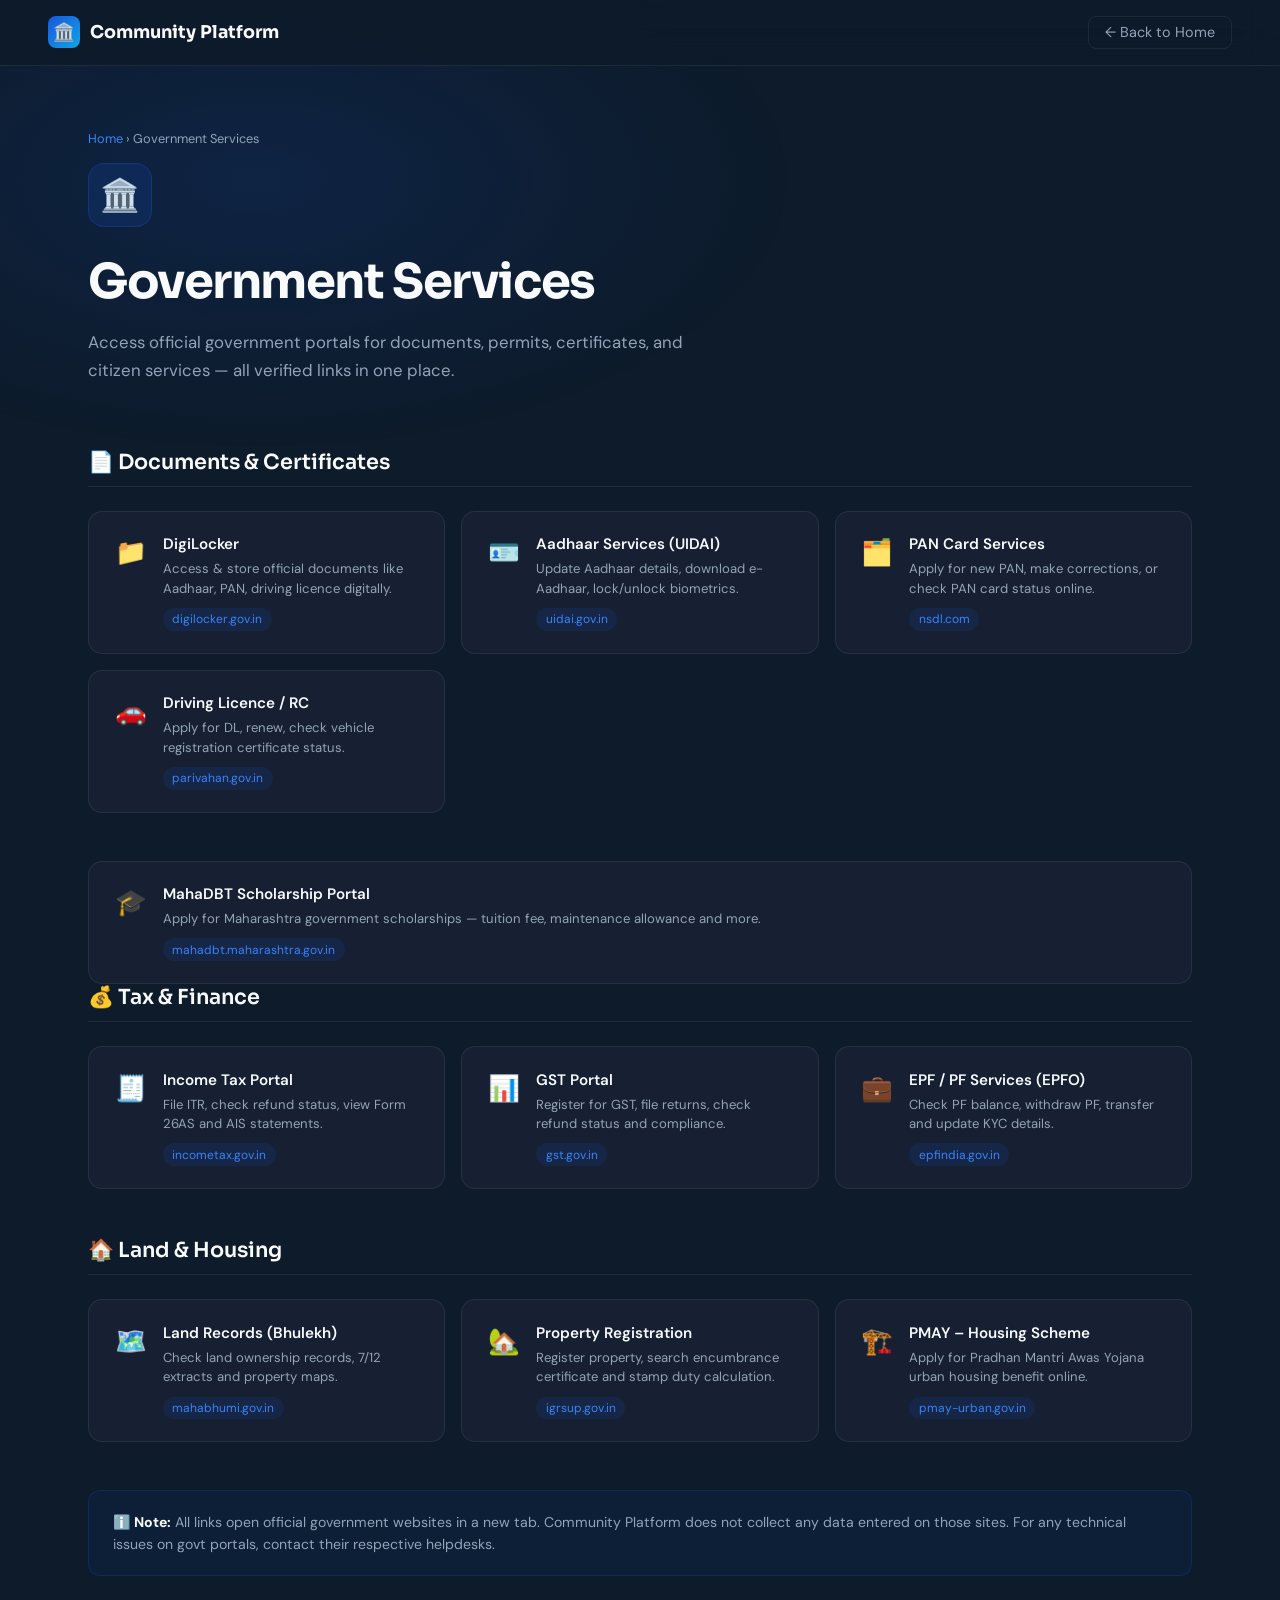
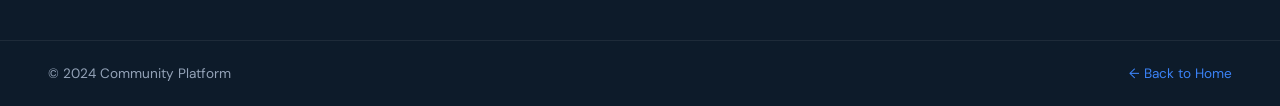
<file: templates/government.html>
<!DOCTYPE html>
<html lang="en">
<head>
  <meta charset="UTF-8"/><meta name="viewport" content="width=device-width, initial-scale=1.0"/>
  <title>Government Services – Community Platform</title>
  <link href="https://fonts.googleapis.com/css2?family=Sora:wght@300;400;600;700&family=DM+Sans:wght@300;400;500&display=swap" rel="stylesheet"/>
  <style>
    :root { --navy:#0d1b2a;--blue:#1a56db;--blue-light:#3b82f6;--teal:#0ea5e9;--white:#f8fafc;--gray:#94a3b8;--card-bg:#162032;--border:rgba(255,255,255,0.07); }
    *,*::before,*::after{box-sizing:border-box;margin:0;padding:0;}
    body{font-family:'DM Sans',sans-serif;background:var(--navy);color:var(--white);min-height:100vh;}
    body::before{content:'';position:fixed;inset:0;background:radial-gradient(ellipse 70% 50% at 20% 20%,rgba(26,86,219,0.15) 0%,transparent 60%);pointer-events:none;z-index:0;}
    nav{position:sticky;top:0;z-index:100;display:flex;align-items:center;justify-content:space-between;padding:1rem 3rem;background:rgba(13,27,42,0.85);backdrop-filter:blur(16px);border-bottom:1px solid var(--border);}
    .nav-logo{display:flex;align-items:center;gap:0.6rem;font-family:'Sora',sans-serif;font-size:1.1rem;font-weight:700;color:var(--white);text-decoration:none;}
    .nav-logo .icon{width:32px;height:32px;background:linear-gradient(135deg,var(--blue),var(--teal));border-radius:8px;display:flex;align-items:center;justify-content:center;}
    .back-btn{display:inline-flex;align-items:center;gap:0.4rem;color:var(--gray);text-decoration:none;font-size:0.9rem;transition:color 0.2s;border:1px solid var(--border);padding:0.4rem 1rem;border-radius:8px;}
    .back-btn:hover{color:var(--white);border-color:rgba(255,255,255,0.2);}

    .page-hero{position:relative;z-index:1;padding:4rem 3rem 3rem;max-width:1200px;margin:0 auto;}
    .breadcrumb{font-size:0.8rem;color:var(--gray);margin-bottom:1rem;}
    .breadcrumb a{color:var(--blue-light);text-decoration:none;}
    .breadcrumb a:hover{text-decoration:underline;}
    .page-icon{width:64px;height:64px;border-radius:16px;background:rgba(26,86,219,0.15);border:1px solid rgba(26,86,219,0.3);display:flex;align-items:center;justify-content:center;font-size:2rem;margin-bottom:1.5rem;animation:fadeUp 0.5s ease both;}
    .page-hero h1{font-family:'Sora',sans-serif;font-size:clamp(2rem,4vw,3rem);font-weight:700;letter-spacing:-0.03em;margin-bottom:1rem;animation:fadeUp 0.5s ease 0.1s both;}
    .page-hero p{color:var(--gray);font-size:1.05rem;max-width:600px;line-height:1.7;animation:fadeUp 0.5s ease 0.2s both;}

    .section{position:relative;z-index:1;padding:1rem 3rem 4rem;max-width:1200px;margin:0 auto;}
    .section-title{font-family:'Sora',sans-serif;font-size:1.3rem;font-weight:600;margin-bottom:1.5rem;padding-bottom:0.7rem;border-bottom:1px solid var(--border);}

    .links-grid{display:grid;grid-template-columns:repeat(auto-fit,minmax(280px,1fr));gap:1rem;margin-bottom:3rem;}
    .link-card{background:var(--card-bg);border:1px solid var(--border);border-radius:14px;padding:1.4rem 1.6rem;display:flex;align-items:flex-start;gap:1rem;text-decoration:none;color:inherit;transition:transform 0.2s,border-color 0.2s,box-shadow 0.2s;}
    .link-card:hover{transform:translateY(-3px);border-color:rgba(26,86,219,0.4);box-shadow:0 8px 30px rgba(0,0,0,0.25);}
    .link-icon{font-size:1.6rem;flex-shrink:0;margin-top:2px;}
    .link-card h3{font-size:0.95rem;font-weight:600;margin-bottom:0.3rem;}
    .link-card p{color:var(--gray);font-size:0.82rem;line-height:1.5;}
    .link-badge{display:inline-block;margin-top:0.6rem;font-size:0.75rem;color:var(--blue-light);background:rgba(26,86,219,0.12);padding:0.2rem 0.6rem;border-radius:100px;}

    .info-box{background:rgba(26,86,219,0.08);border:1px solid rgba(26,86,219,0.2);border-radius:12px;padding:1.2rem 1.5rem;color:var(--gray);font-size:0.88rem;line-height:1.6;margin-top:1rem;}
    .info-box strong{color:var(--white);}

    footer{position:relative;z-index:1;border-top:1px solid var(--border);padding:1.5rem 3rem;display:flex;align-items:center;justify-content:space-between;color:var(--gray);font-size:0.85rem;}
    @keyframes fadeUp{from{opacity:0;transform:translateY(16px);}to{opacity:1;transform:translateY(0);}}
    @media(max-width:640px){nav,footer,.page-hero,.section{padding-left:1.2rem;padding-right:1.2rem;}.nav-links{display:none;}}
  </style>
</head>
<body>
  <nav>
    <a href="/" class="nav-logo"><div class="icon">🏛️</div>Community Platform</a>
    <a href="/" class="back-btn">← Back to Home</a>
  </nav>

  <div class="page-hero">
    <div class="breadcrumb"><a href="/">Home</a> › Government Services</div>
    <div class="page-icon">🏛️</div>
    <h1>Government Services</h1>
    <p>Access official government portals for documents, permits, certificates, and citizen services — all verified links in one place.</p>
  </div>

  <div class="section">
    <div class="section-title">📄 Documents & Certificates</div>
    <div class="links-grid">
      <a href="https://www.digilocker.gov.in" target="_blank" class="link-card">
        <div class="link-icon">📁</div>
        <div>
          <h3>DigiLocker</h3>
          <p>Access & store official documents like Aadhaar, PAN, driving licence digitally.</p>
          <span class="link-badge">digilocker.gov.in</span>
        </div>
      </a>
      <a href="https://uidai.gov.in" target="_blank" class="link-card">
        <div class="link-icon">🪪</div>
        <div>
          <h3>Aadhaar Services (UIDAI)</h3>
          <p>Update Aadhaar details, download e-Aadhaar, lock/unlock biometrics.</p>
          <span class="link-badge">uidai.gov.in</span>
        </div>
      </a>
      <a href="https://www.onlineservices.nsdl.com/paam/endUserRegisterContact.html" target="_blank" class="link-card">
        <div class="link-icon">🗂️</div>
        <div>
          <h3>PAN Card Services</h3>
          <p>Apply for new PAN, make corrections, or check PAN card status online.</p>
          <span class="link-badge">nsdl.com</span>
        </div>
      </a>
      <a href="https://parivahan.gov.in" target="_blank" class="link-card">
        <div class="link-icon">🚗</div>
        <div>
          <h3>Driving Licence / RC</h3>
          <p>Apply for DL, renew, check vehicle registration certificate status.</p>
          <span class="link-badge">parivahan.gov.in</span>
        </div>
      </a>
    </div>

    <a href="https://mahadbt.maharashtra.gov.in" target="_blank" class="link-card">
      <div class="link-icon">🎓</div>
      <div>
          <h3>MahaDBT Scholarship Portal</h3>
          <p>Apply for Maharashtra government scholarships — tuition fee, maintenance allowance and more.</p>
          <span class="link-badge">mahadbt.maharashtra.gov.in</span>
      </div>
      </a>

    <div class="section-title">💰 Tax & Finance</div>
    <div class="links-grid">
      <a href="https://www.incometax.gov.in" target="_blank" class="link-card">
        <div class="link-icon">🧾</div>
        <div>
          <h3>Income Tax Portal</h3>
          <p>File ITR, check refund status, view Form 26AS and AIS statements.</p>
          <span class="link-badge">incometax.gov.in</span>
        </div>
      </a>
      <a href="https://www.gst.gov.in" target="_blank" class="link-card">
        <div class="link-icon">📊</div>
        <div>
          <h3>GST Portal</h3>
          <p>Register for GST, file returns, check refund status and compliance.</p>
          <span class="link-badge">gst.gov.in</span>
        </div>
      </a>
      <a href="https://epfindia.gov.in" target="_blank" class="link-card">
        <div class="link-icon">💼</div>
        <div>
          <h3>EPF / PF Services (EPFO)</h3>
          <p>Check PF balance, withdraw PF, transfer and update KYC details.</p>
          <span class="link-badge">epfindia.gov.in</span>
        </div>
      </a>
    </div>

    <div class="section-title">🏠 Land & Housing</div>
    <div class="links-grid">
      <a href="https://bhulekh.mahabhumi.gov.in" target="_blank" class="link-card">
        <div class="link-icon">🗺️</div>
        <div>
          <h3>Land Records (Bhulekh)</h3>
          <p>Check land ownership records, 7/12 extracts and property maps.</p>
          <span class="link-badge">mahabhumi.gov.in</span>
        </div>
      </a>
      <a href="https://www.igrsup.gov.in" target="_blank" class="link-card">
        <div class="link-icon">🏡</div>
        <div>
          <h3>Property Registration</h3>
          <p>Register property, search encumbrance certificate and stamp duty calculation.</p>
          <span class="link-badge">igrsup.gov.in</span>
        </div>
      </a>
      <a href="https://pmay-urban.gov.in" target="_blank" class="link-card">
        <div class="link-icon">🏗️</div>
        <div>
          <h3>PMAY – Housing Scheme</h3>
          <p>Apply for Pradhan Mantri Awas Yojana urban housing benefit online.</p>
          <span class="link-badge">pmay-urban.gov.in</span>
        </div>
      </a>
    </div>

    <div class="info-box">
      <strong>ℹ️ Note:</strong> All links open official government websites in a new tab. Community Platform does not collect any data entered on those sites. For any technical issues on govt portals, contact their respective helpdesks.
    </div>
  </div>

  <footer>
    <span>© 2024 Community Platform</span>
    <span><a href="/" style="color:var(--blue-light);text-decoration:none;">← Back to Home</a></span>
  </footer>
</body>
</html>
</file>
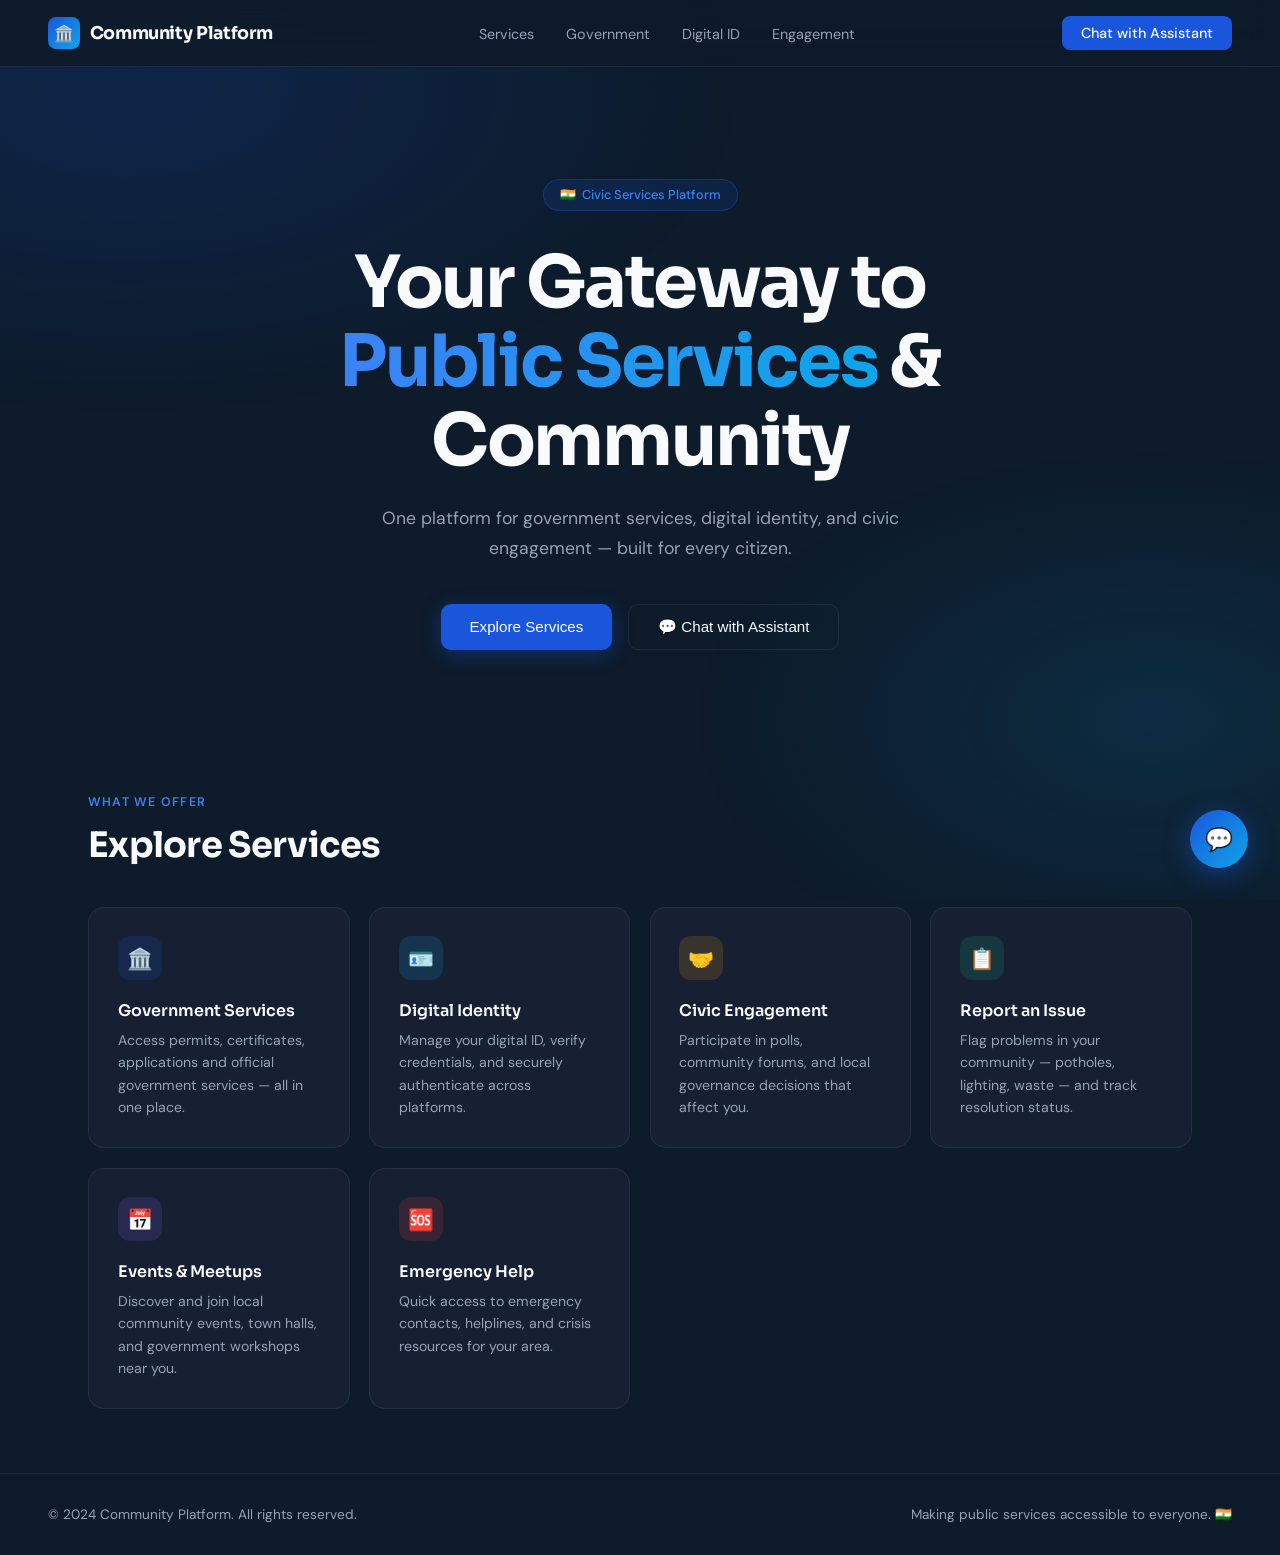
<file: templates/index_1.html>
<!DOCTYPE html>
<html lang="en">
<head>
  <meta charset="UTF-8" />
  <meta name="viewport" content="width=device-width, initial-scale=1.0"/>
  <title>Community Platform</title>
  <link href="https://fonts.googleapis.com/css2?family=Sora:wght@300;400;600;700&family=DM+Sans:ital,wght@0,300;0,400;0,500;1,300&display=swap" rel="stylesheet"/>
  <style>
    :root {
      --navy: #0d1b2a;
      --blue: #1a56db;
      --blue-light: #3b82f6;
      --teal: #0ea5e9;
      --gold: #f59e0b;
      --white: #f8fafc;
      --gray: #94a3b8;
      --card-bg: #162032;
      --border: rgba(255,255,255,0.07);
    }

    *, *::before, *::after { box-sizing: border-box; margin: 0; padding: 0; }

    body {
      font-family: 'DM Sans', sans-serif;
      background: var(--navy);
      color: var(--white);
      min-height: 100vh;
      overflow-x: hidden;
    }

    /* Background mesh */
    body::before {
      content: '';
      position: fixed;
      inset: 0;
      background:
        radial-gradient(ellipse 80% 60% at 10% 10%, rgba(26,86,219,0.18) 0%, transparent 60%),
        radial-gradient(ellipse 60% 50% at 90% 80%, rgba(14,165,233,0.12) 0%, transparent 60%);
      pointer-events: none;
      z-index: 0;
    }

    /* NAV */
    nav {
      position: sticky; top: 0; z-index: 100;
      display: flex; align-items: center; justify-content: space-between;
      padding: 1rem 3rem;
      background: rgba(13,27,42,0.85);
      backdrop-filter: blur(16px);
      border-bottom: 1px solid var(--border);
    }

    .nav-logo {
      display: flex; align-items: center; gap: 0.6rem;
      font-family: 'Sora', sans-serif; font-size: 1.1rem; font-weight: 700;
      letter-spacing: -0.02em; color: var(--white);
      text-decoration: none;
    }

    .nav-logo .icon {
      width: 32px; height: 32px;
      background: linear-gradient(135deg, var(--blue), var(--teal));
      border-radius: 8px;
      display: flex; align-items: center; justify-content: center;
      font-size: 1rem;
    }

    .nav-links { display: flex; gap: 2rem; list-style: none; }
    .nav-links a {
      color: var(--gray); text-decoration: none; font-size: 0.9rem;
      transition: color 0.2s;
    }
    .nav-links a:hover { color: var(--white); }

    .nav-cta {
      background: var(--blue); color: var(--white);
      border: none; padding: 0.5rem 1.2rem; border-radius: 8px;
      font-family: 'DM Sans', sans-serif; font-size: 0.9rem; font-weight: 500;
      cursor: pointer; transition: background 0.2s;
    }
    .nav-cta:hover { background: var(--blue-light); }

    /* HERO */
    .hero {
      position: relative; z-index: 1;
      display: flex; flex-direction: column; align-items: center;
      text-align: center;
      padding: 7rem 2rem 5rem;
    }

    .hero-badge {
      display: inline-flex; align-items: center; gap: 0.5rem;
      background: rgba(26,86,219,0.15); border: 1px solid rgba(26,86,219,0.35);
      color: var(--blue-light); padding: 0.4rem 1rem;
      border-radius: 100px; font-size: 0.8rem; font-weight: 500;
      margin-bottom: 2rem;
      animation: fadeDown 0.6s ease both;
    }

    .hero h1 {
      font-family: 'Sora', sans-serif;
      font-size: clamp(2.5rem, 6vw, 4.5rem);
      font-weight: 700; line-height: 1.1;
      letter-spacing: -0.03em;
      max-width: 800px;
      animation: fadeDown 0.7s ease 0.1s both;
    }

    .hero h1 span {
      background: linear-gradient(90deg, var(--blue-light), var(--teal));
      -webkit-background-clip: text; -webkit-text-fill-color: transparent;
    }

    .hero p {
      color: var(--gray); font-size: 1.1rem; max-width: 550px;
      margin: 1.5rem auto 0; line-height: 1.7;
      animation: fadeDown 0.7s ease 0.2s both;
    }

    .hero-btns {
      display: flex; gap: 1rem; margin-top: 2.5rem;
      animation: fadeDown 0.7s ease 0.3s both;
    }

    .btn-primary {
      background: var(--blue); color: #fff;
      padding: 0.8rem 1.8rem; border-radius: 10px;
      font-size: 0.95rem; font-weight: 500; border: none; cursor: pointer;
      transition: transform 0.2s, box-shadow 0.2s;
      box-shadow: 0 4px 20px rgba(26,86,219,0.4);
    }
    .btn-primary:hover { transform: translateY(-2px); box-shadow: 0 8px 30px rgba(26,86,219,0.5); }

    .btn-secondary {
      background: transparent; color: var(--white);
      padding: 0.8rem 1.8rem; border-radius: 10px;
      font-size: 0.95rem; font-weight: 500;
      border: 1px solid var(--border); cursor: pointer;
      transition: background 0.2s, border-color 0.2s;
    }
    .btn-secondary:hover { background: rgba(255,255,255,0.06); border-color: rgba(255,255,255,0.2); }

    /* SERVICES */
    .section {
      position: relative; z-index: 1;
      padding: 4rem 3rem;
      max-width: 1200px; margin: 0 auto;
    }

    .section-label {
      font-size: 0.78rem; font-weight: 600; letter-spacing: 0.1em;
      text-transform: uppercase; color: var(--blue-light);
      margin-bottom: 0.8rem;
    }

    .section-title {
      font-family: 'Sora', sans-serif;
      font-size: clamp(1.6rem, 3vw, 2.2rem);
      font-weight: 700; letter-spacing: -0.02em;
      margin-bottom: 2.5rem;
    }

    .cards-grid {
      display: grid;
      grid-template-columns: repeat(auto-fit, minmax(260px, 1fr));
      gap: 1.2rem;
    }

    .card {
      background: var(--card-bg);
      border: 1px solid var(--border);
      border-radius: 16px;
      padding: 1.8rem;
      transition: transform 0.25s, border-color 0.25s, box-shadow 0.25s;
      cursor: pointer;
    }
    .card:hover {
      transform: translateY(-4px);
      border-color: rgba(26,86,219,0.4);
      box-shadow: 0 12px 40px rgba(0,0,0,0.3);
    }

    .card-icon {
      width: 44px; height: 44px; border-radius: 12px;
      display: flex; align-items: center; justify-content: center;
      font-size: 1.3rem; margin-bottom: 1.2rem;
    }

    .card h3 {
      font-family: 'Sora', sans-serif; font-size: 1rem; font-weight: 600;
      margin-bottom: 0.5rem;
    }
    .card p { color: var(--gray); font-size: 0.88rem; line-height: 1.6; }

    /* CHAT WIDGET */
    #chat-bubble {
      position: fixed; bottom: 2rem; right: 2rem; z-index: 200;
    }

    #chat-toggle {
      width: 58px; height: 58px; border-radius: 50%;
      background: linear-gradient(135deg, var(--blue), var(--teal));
      border: none; cursor: pointer; color: white; font-size: 1.4rem;
      box-shadow: 0 6px 24px rgba(26,86,219,0.5);
      transition: transform 0.2s, box-shadow 0.2s;
      display: flex; align-items: center; justify-content: center;
    }
    #chat-toggle:hover { transform: scale(1.1); box-shadow: 0 10px 30px rgba(26,86,219,0.6); }

    #chat-window {
      display: none;
      position: fixed; bottom: 5.5rem; right: 2rem;
      width: 360px; height: 480px;
      background: var(--card-bg);
      border: 1px solid var(--border);
      border-radius: 20px;
      box-shadow: 0 20px 60px rgba(0,0,0,0.5);
      flex-direction: column;
      overflow: hidden;
      z-index: 200;
      animation: slideUp 0.3s ease;
    }
    #chat-window.open { display: flex; }

    .chat-header {
      background: linear-gradient(135deg, var(--blue), var(--teal));
      padding: 1rem 1.2rem;
      display: flex; align-items: center; justify-content: space-between;
    }
    .chat-header-info { display: flex; align-items: center; gap: 0.7rem; }
    .chat-avatar {
      width: 36px; height: 36px; border-radius: 50%;
      background: rgba(255,255,255,0.2);
      display: flex; align-items: center; justify-content: center; font-size: 1rem;
    }
    .chat-header h4 { font-size: 0.95rem; font-weight: 600; }
    .chat-header span { font-size: 0.75rem; opacity: 0.8; }
    .chat-close { background: none; border: none; color: white; font-size: 1.2rem; cursor: pointer; }

    .chat-messages {
      flex: 1; overflow-y: auto; padding: 1rem;
      display: flex; flex-direction: column; gap: 0.8rem;
    }
    .chat-messages::-webkit-scrollbar { width: 4px; }
    .chat-messages::-webkit-scrollbar-thumb { background: rgba(255,255,255,0.1); border-radius: 2px; }

    .msg {
      max-width: 80%; padding: 0.65rem 1rem;
      border-radius: 16px; font-size: 0.88rem; line-height: 1.5;
      animation: msgIn 0.25s ease;
    }
    .msg.bot {
      background: rgba(255,255,255,0.07);
      border-bottom-left-radius: 4px; align-self: flex-start;
      color: var(--white);
    }
    .msg.user {
      background: var(--blue);
      border-bottom-right-radius: 4px; align-self: flex-end;
    }

    .chat-input-row {
      display: flex; gap: 0.5rem;
      padding: 0.8rem 1rem;
      border-top: 1px solid var(--border);
    }
    .chat-input-row input {
      flex: 1; background: rgba(255,255,255,0.06);
      border: 1px solid var(--border); border-radius: 10px;
      color: var(--white); padding: 0.6rem 0.9rem; font-size: 0.88rem;
      font-family: 'DM Sans', sans-serif; outline: none;
      transition: border-color 0.2s;
    }
    .chat-input-row input::placeholder { color: var(--gray); }
    .chat-input-row input:focus { border-color: var(--blue-light); }

    .chat-send {
      width: 38px; height: 38px; border-radius: 10px;
      background: var(--blue); border: none; color: white;
      cursor: pointer; font-size: 1rem;
      display: flex; align-items: center; justify-content: center;
      transition: background 0.2s;
    }
    .chat-send:hover { background: var(--blue-light); }

    /* FOOTER */
    footer {
      position: relative; z-index: 1;
      border-top: 1px solid var(--border);
      padding: 2rem 3rem;
      display: flex; align-items: center; justify-content: space-between;
      color: var(--gray); font-size: 0.85rem;
    }

    /* ANIMATIONS */
    @keyframes fadeDown {
      from { opacity: 0; transform: translateY(-16px); }
      to   { opacity: 1; transform: translateY(0); }
    }
    @keyframes slideUp {
      from { opacity: 0; transform: translateY(20px); }
      to   { opacity: 1; transform: translateY(0); }
    }
    @keyframes msgIn {
      from { opacity: 0; transform: translateY(6px); }
      to   { opacity: 1; transform: translateY(0); }
    }

    @media (max-width: 640px) {
      nav { padding: 1rem 1.2rem; }
      .nav-links { display: none; }
      .section { padding: 3rem 1.2rem; }
      footer { flex-direction: column; gap: 0.5rem; text-align: center; }
      #chat-window { width: calc(100vw - 2rem); right: 1rem; }
    }
  </style>
</head>
<body>

  <!-- NAV -->
  <nav>
    <a href="#" class="nav-logo">
      <div class="icon">🏛️</div>
      Community Platform
    </a>
    <ul class="nav-links">
      <li><a href="#services">Services</a></li>
      <li><a href="#gov">Government</a></li>
      <li><a href="#digital">Digital ID</a></li>
      <li><a href="#engage">Engagement</a></li>
    </ul>
    <button class="nav-cta" onclick="openChat()">Chat with Assistant</button>
  </nav>

  <!-- HERO -->
  <section class="hero">
    <div class="hero-badge">🇮🇳 &nbsp;Civic Services Platform</div>
    <h1>Your Gateway to <span>Public Services</span> &amp; Community</h1>
    <p>One platform for government services, digital identity, and civic engagement — built for every citizen.</p>
    <div class="hero-btns">
      <button class="btn-primary" onclick="document.getElementById('services').scrollIntoView({behavior:'smooth'})">Explore Services</button>
      <button class="btn-secondary" onclick="openChat()">💬 Chat with Assistant</button>
    </div>
  </section>

  <!-- SERVICES -->
  <section class="section" id="services">
    <div class="section-label">What We Offer</div>
    <div class="section-title">Explore Services</div>
    <div class="cards-grid">
      <div class="card">
        <div class="card-icon" style="background:rgba(26,86,219,0.15)">🏛️</div>
        <h3>Government Services</h3>
        <p>Access permits, certificates, applications and official government services — all in one place.</p>
      </div>
      <div class="card">
        <div class="card-icon" style="background:rgba(14,165,233,0.15)">🪪</div>
        <h3>Digital Identity</h3>
        <p>Manage your digital ID, verify credentials, and securely authenticate across platforms.</p>
      </div>
      <div class="card">
        <div class="card-icon" style="background:rgba(245,158,11,0.15)">🤝</div>
        <h3>Civic Engagement</h3>
        <p>Participate in polls, community forums, and local governance decisions that affect you.</p>
      </div>
      <div class="card">
        <div class="card-icon" style="background:rgba(16,185,129,0.15)">📋</div>
        <h3>Report an Issue</h3>
        <p>Flag problems in your community — potholes, lighting, waste — and track resolution status.</p>
      </div>
      <div class="card">
        <div class="card-icon" style="background:rgba(139,92,246,0.15)">📅</div>
        <h3>Events &amp; Meetups</h3>
        <p>Discover and join local community events, town halls, and government workshops near you.</p>
      </div>
      <div class="card">
        <div class="card-icon" style="background:rgba(239,68,68,0.15)">🆘</div>
        <h3>Emergency Help</h3>
        <p>Quick access to emergency contacts, helplines, and crisis resources for your area.</p>
      </div>
    </div>
  </section>

  <!-- FOOTER -->
  <footer>
    <span>© 2024 Community Platform. All rights reserved.</span>
    <span>Making public services accessible to everyone. 🇮🇳</span>
  </footer>

  <!-- CHAT WIDGET -->
  <div id="chat-bubble">
    <div id="chat-window">
      <div class="chat-header">
        <div class="chat-header-info">
          <div class="chat-avatar">🤖</div>
          <div>
            <h4>Community Assistant</h4>
            <span>Online · Here to help</span>
          </div>
        </div>
        <button class="chat-close" onclick="closeChat()">✕</button>
      </div>
      <div class="chat-messages" id="chat-messages">
        <div class="msg bot">👋 Hello! Welcome to Community Platform. How can I help you today?</div>
      </div>
      <div class="chat-input-row">
        <input type="text" id="chat-input" placeholder="Type your message..." onkeydown="if(event.key==='Enter') sendMessage()"/>
        <button class="chat-send" onclick="sendMessage()">➤</button>
      </div>
    </div>
    <button id="chat-toggle" onclick="toggleChat()" title="Chat with Assistant">💬</button>
  </div>

  <script>
    const chatWindow = document.getElementById('chat-window');
    const messagesEl = document.getElementById('chat-messages');
    const inputEl = document.getElementById('chat-input');

    function toggleChat() {
      chatWindow.classList.toggle('open');
      if (chatWindow.classList.contains('open')) inputEl.focus();
    }
    function openChat() {
      chatWindow.classList.add('open');
      inputEl.focus();
    }
    function closeChat() {
      chatWindow.classList.remove('open');
    }

    function addMsg(text, type) {
      const div = document.createElement('div');
      div.className = 'msg ' + type;
      div.textContent = text;
      messagesEl.appendChild(div);
      messagesEl.scrollTop = messagesEl.scrollHeight;
    }

    async function sendMessage() {
      const text = inputEl.value.trim();
      if (!text) return;
      addMsg(text, 'user');
      inputEl.value = '';

      // Simple rule-based fallback while backend connects
      const lower = text.toLowerCase();
      let reply = "I'm connecting you to our support team. Please hold on!";
      if (lower.includes('hello') || lower.includes('hi') || lower.includes('hey'))
        reply = "Hello! 👋 How can I assist you today?";
      else if (lower.includes('service'))
        reply = "We offer government services, digital ID, civic engagement, and more. What do you need?";
      else if (lower.includes('id') || lower.includes('identity'))
        reply = "For Digital ID assistance, visit the Digital Identity section or I can guide you!";
      else if (lower.includes('event'))
        reply = "Check our Events section for upcoming community meetups and town halls! 📅";
      else if (lower.includes('report') || lower.includes('issue') || lower.includes('problem'))
        reply = "To report an issue, click the 'Report an Issue' card and fill in the details. 📋";
      else if (lower.includes('bye') || lower.includes('thank'))
        reply = "Thank you! Have a wonderful day. 🙏";

      setTimeout(() => addMsg(reply, 'bot'), 600);
    }
  </script>

</body>
</html>
</file>
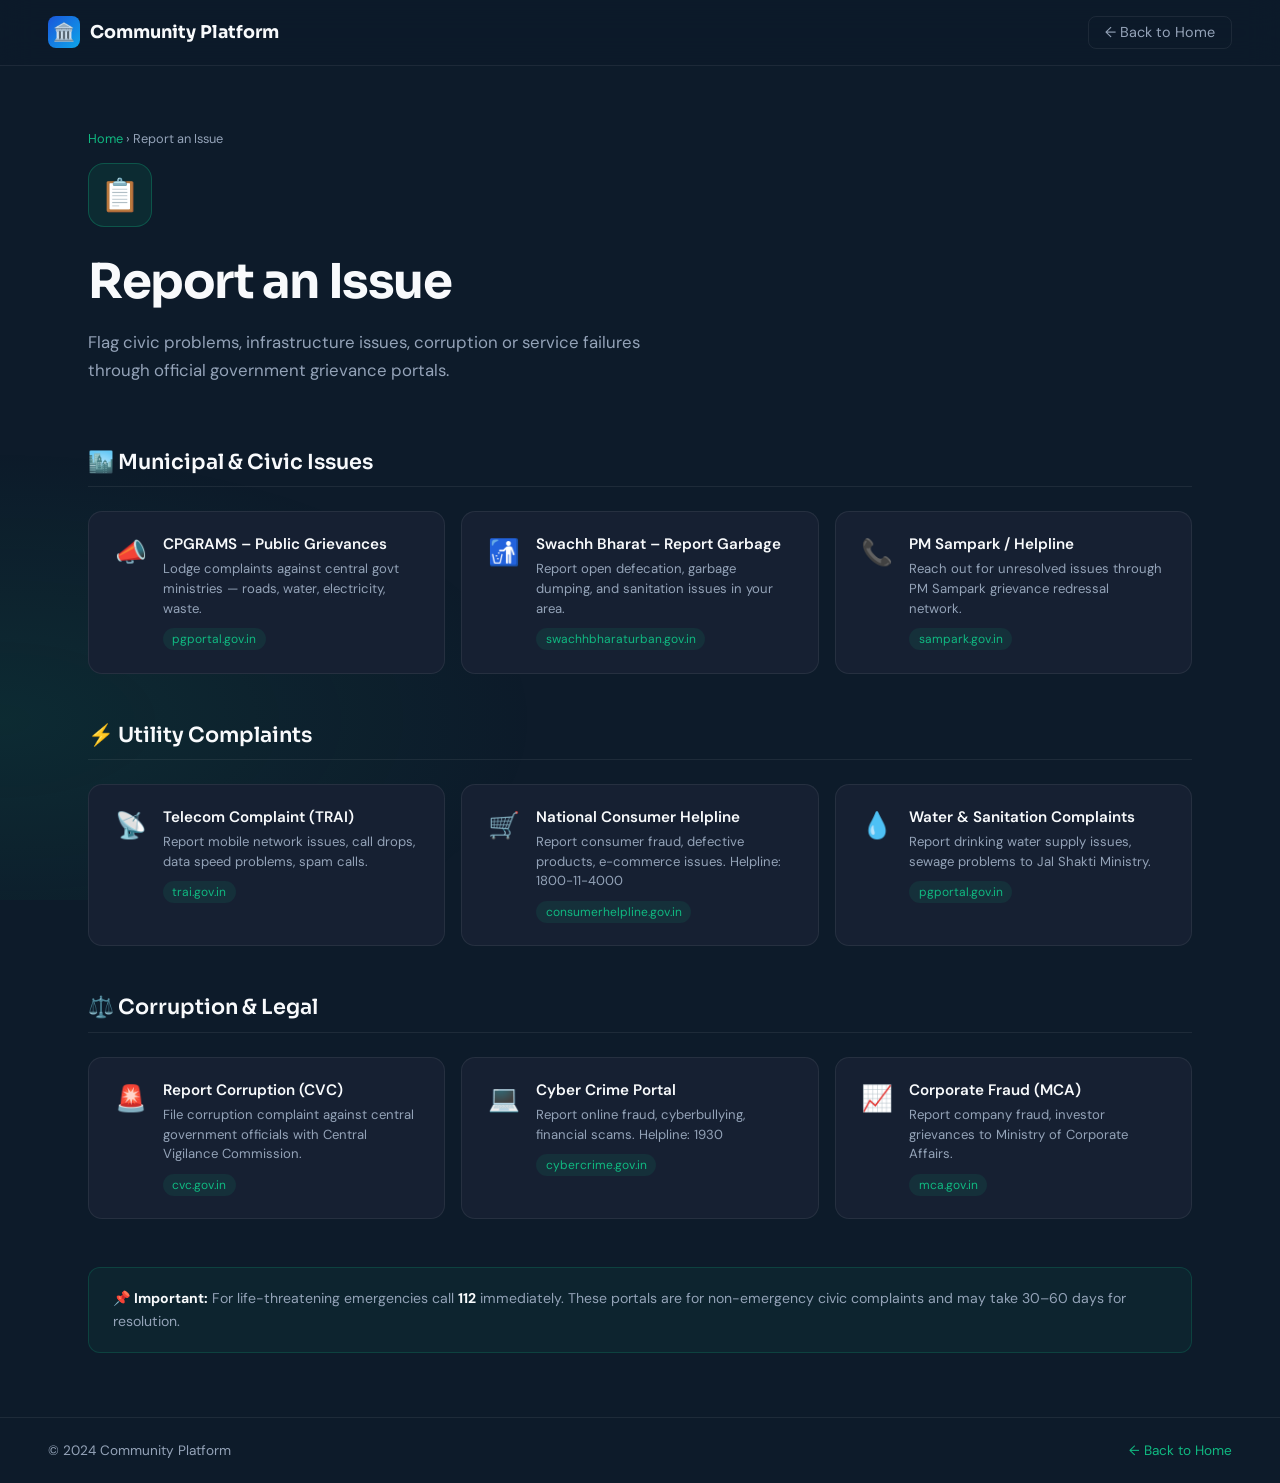
<file: templates/report.html>
<!DOCTYPE html>
<html lang="en">
<head>
  <meta charset="UTF-8"/><meta name="viewport" content="width=device-width, initial-scale=1.0"/>
  <title>Report an Issue – Community Platform</title>
  <link href="https://fonts.googleapis.com/css2?family=Sora:wght@300;400;600;700&family=DM+Sans:wght@300;400;500&display=swap" rel="stylesheet"/>
  <style>
    :root{--navy:#0d1b2a;--blue:#1a56db;--blue-light:#3b82f6;--teal:#0ea5e9;--green:#10b981;--white:#f8fafc;--gray:#94a3b8;--card-bg:#162032;--border:rgba(255,255,255,0.07);}
    *,*::before,*::after{box-sizing:border-box;margin:0;padding:0;}
    body{font-family:'DM Sans',sans-serif;background:var(--navy);color:var(--white);min-height:100vh;}
    body::before{content:'';position:fixed;inset:0;background:radial-gradient(ellipse 70% 50% at 0% 80%,rgba(16,185,129,0.1) 0%,transparent 60%);pointer-events:none;z-index:0;}
    nav{position:sticky;top:0;z-index:100;display:flex;align-items:center;justify-content:space-between;padding:1rem 3rem;background:rgba(13,27,42,0.85);backdrop-filter:blur(16px);border-bottom:1px solid var(--border);}
    .nav-logo{display:flex;align-items:center;gap:0.6rem;font-family:'Sora',sans-serif;font-size:1.1rem;font-weight:700;color:var(--white);text-decoration:none;}
    .nav-logo .icon{width:32px;height:32px;background:linear-gradient(135deg,var(--blue),var(--teal));border-radius:8px;display:flex;align-items:center;justify-content:center;}
    .back-btn{display:inline-flex;align-items:center;gap:0.4rem;color:var(--gray);text-decoration:none;font-size:0.9rem;border:1px solid var(--border);padding:0.4rem 1rem;border-radius:8px;transition:color 0.2s;}
    .back-btn:hover{color:var(--white);border-color:rgba(255,255,255,0.2);}
    .page-hero{position:relative;z-index:1;padding:4rem 3rem 3rem;max-width:1200px;margin:0 auto;}
    .breadcrumb{font-size:0.8rem;color:var(--gray);margin-bottom:1rem;}
    .breadcrumb a{color:var(--green);text-decoration:none;}
    .page-icon{width:64px;height:64px;border-radius:16px;background:rgba(16,185,129,0.1);border:1px solid rgba(16,185,129,0.3);display:flex;align-items:center;justify-content:center;font-size:2rem;margin-bottom:1.5rem;animation:fadeUp 0.5s ease both;}
    .page-hero h1{font-family:'Sora',sans-serif;font-size:clamp(2rem,4vw,3rem);font-weight:700;letter-spacing:-0.03em;margin-bottom:1rem;animation:fadeUp 0.5s ease 0.1s both;}
    .page-hero p{color:var(--gray);font-size:1.05rem;max-width:600px;line-height:1.7;animation:fadeUp 0.5s ease 0.2s both;}
    .section{position:relative;z-index:1;padding:1rem 3rem 4rem;max-width:1200px;margin:0 auto;}
    .section-title{font-family:'Sora',sans-serif;font-size:1.3rem;font-weight:600;margin-bottom:1.5rem;padding-bottom:0.7rem;border-bottom:1px solid var(--border);}
    .links-grid{display:grid;grid-template-columns:repeat(auto-fit,minmax(280px,1fr));gap:1rem;margin-bottom:3rem;}
    .link-card{background:var(--card-bg);border:1px solid var(--border);border-radius:14px;padding:1.4rem 1.6rem;display:flex;align-items:flex-start;gap:1rem;text-decoration:none;color:inherit;transition:transform 0.2s,border-color 0.2s,box-shadow 0.2s;}
    .link-card:hover{transform:translateY(-3px);border-color:rgba(16,185,129,0.35);box-shadow:0 8px 30px rgba(0,0,0,0.25);}
    .link-icon{font-size:1.6rem;flex-shrink:0;margin-top:2px;}
    .link-card h3{font-size:0.95rem;font-weight:600;margin-bottom:0.3rem;}
    .link-card p{color:var(--gray);font-size:0.82rem;line-height:1.5;}
    .link-badge{display:inline-block;margin-top:0.6rem;font-size:0.75rem;color:var(--green);background:rgba(16,185,129,0.1);padding:0.2rem 0.6rem;border-radius:100px;}
    .info-box{background:rgba(16,185,129,0.06);border:1px solid rgba(16,185,129,0.2);border-radius:12px;padding:1.2rem 1.5rem;color:var(--gray);font-size:0.88rem;line-height:1.6;margin-top:1rem;}
    .info-box strong{color:var(--white);}
    footer{position:relative;z-index:1;border-top:1px solid var(--border);padding:1.5rem 3rem;display:flex;align-items:center;justify-content:space-between;color:var(--gray);font-size:0.85rem;}
    @keyframes fadeUp{from{opacity:0;transform:translateY(16px);}to{opacity:1;transform:translateY(0);}}
    @media(max-width:640px){nav,footer,.page-hero,.section{padding-left:1.2rem;padding-right:1.2rem;}}
  </style>
</head>
<body>
  <nav>
    <a href="/" class="nav-logo"><div class="icon">🏛️</div>Community Platform</a>
    <a href="/" class="back-btn">← Back to Home</a>
  </nav>
  <div class="page-hero">
    <div class="breadcrumb"><a href="/">Home</a> › Report an Issue</div>
    <div class="page-icon">📋</div>
    <h1>Report an Issue</h1>
    <p>Flag civic problems, infrastructure issues, corruption or service failures through official government grievance portals.</p>
  </div>
  <div class="section">
    <div class="section-title">🏙️ Municipal & Civic Issues</div>
    <div class="links-grid">
      <a href="https://pgportal.gov.in" target="_blank" class="link-card">
        <div class="link-icon">📣</div>
        <div><h3>CPGRAMS – Public Grievances</h3><p>Lodge complaints against central govt ministries — roads, water, electricity, waste.</p><span class="link-badge">pgportal.gov.in</span></div>
      </a>
      <a href="https://swachhbharaturban.gov.in/ihhl/citizenReport.aspx" target="_blank" class="link-card">
        <div class="link-icon">🚮</div>
        <div><h3>Swachh Bharat – Report Garbage</h3><p>Report open defecation, garbage dumping, and sanitation issues in your area.</p><span class="link-badge">swachhbharaturban.gov.in</span></div>
      </a>
      <a href="https://sampark.gov.in" target="_blank" class="link-card">
        <div class="link-icon">📞</div>
        <div><h3>PM Sampark / Helpline</h3><p>Reach out for unresolved issues through PM Sampark grievance redressal network.</p><span class="link-badge">sampark.gov.in</span></div>
      </a>
    </div>

    <div class="section-title">⚡ Utility Complaints</div>
    <div class="links-grid">
      <a href="https://www.trai.gov.in/consumers/complaint-registration" target="_blank" class="link-card">
        <div class="link-icon">📡</div>
        <div><h3>Telecom Complaint (TRAI)</h3><p>Report mobile network issues, call drops, data speed problems, spam calls.</p><span class="link-badge">trai.gov.in</span></div>
      </a>
      <a href="https://consumerhelpline.gov.in" target="_blank" class="link-card">
        <div class="link-icon">🛒</div>
        <div><h3>National Consumer Helpline</h3><p>Report consumer fraud, defective products, e-commerce issues. Helpline: 1800-11-4000</p><span class="link-badge">consumerhelpline.gov.in</span></div>
      </a>
      <a href="https://www.pgportal.gov.in/ministry/23" target="_blank" class="link-card">
        <div class="link-icon">💧</div>
        <div><h3>Water & Sanitation Complaints</h3><p>Report drinking water supply issues, sewage problems to Jal Shakti Ministry.</p><span class="link-badge">pgportal.gov.in</span></div>
      </a>
    </div>

    <div class="section-title">⚖️ Corruption & Legal</div>
    <div class="links-grid">
      <a href="https://www.cvc.gov.in/complaint.html" target="_blank" class="link-card">
        <div class="link-icon">🚨</div>
        <div><h3>Report Corruption (CVC)</h3><p>File corruption complaint against central government officials with Central Vigilance Commission.</p><span class="link-badge">cvc.gov.in</span></div>
      </a>
      <a href="https://cybercrime.gov.in" target="_blank" class="link-card">
        <div class="link-icon">💻</div>
        <div><h3>Cyber Crime Portal</h3><p>Report online fraud, cyberbullying, financial scams. Helpline: 1930</p><span class="link-badge">cybercrime.gov.in</span></div>
      </a>
      <a href="https://www.mca.gov.in/content/mca/global/en/mca/investor-investors/complain.html" target="_blank" class="link-card">
        <div class="link-icon">📈</div>
        <div><h3>Corporate Fraud (MCA)</h3><p>Report company fraud, investor grievances to Ministry of Corporate Affairs.</p><span class="link-badge">mca.gov.in</span></div>
      </a>
    </div>
    <div class="info-box"><strong>📌 Important:</strong> For life-threatening emergencies call <strong>112</strong> immediately. These portals are for non-emergency civic complaints and may take 30–60 days for resolution.</div>
  </div>
  <footer><span>© 2024 Community Platform</span><span><a href="/" style="color:var(--green);text-decoration:none;">← Back to Home</a></span></footer>
</body>
</html>
</file>
